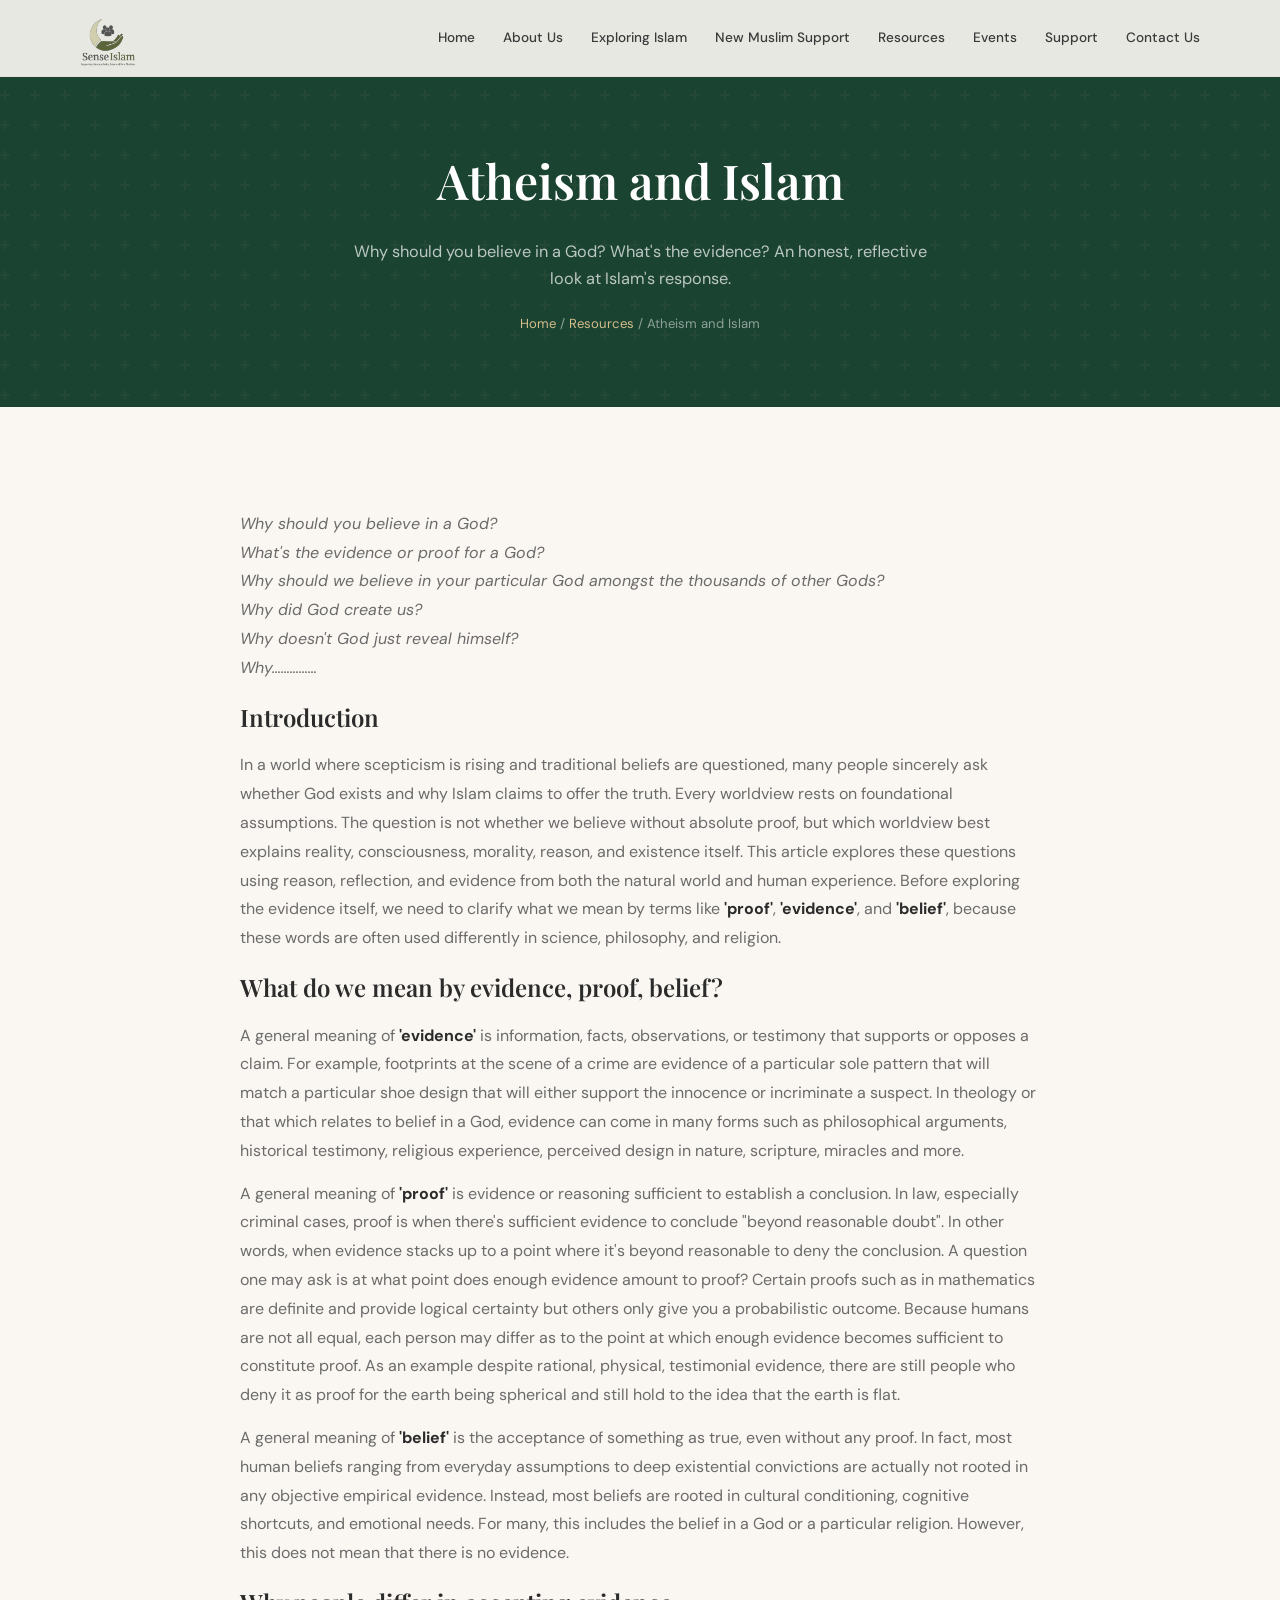
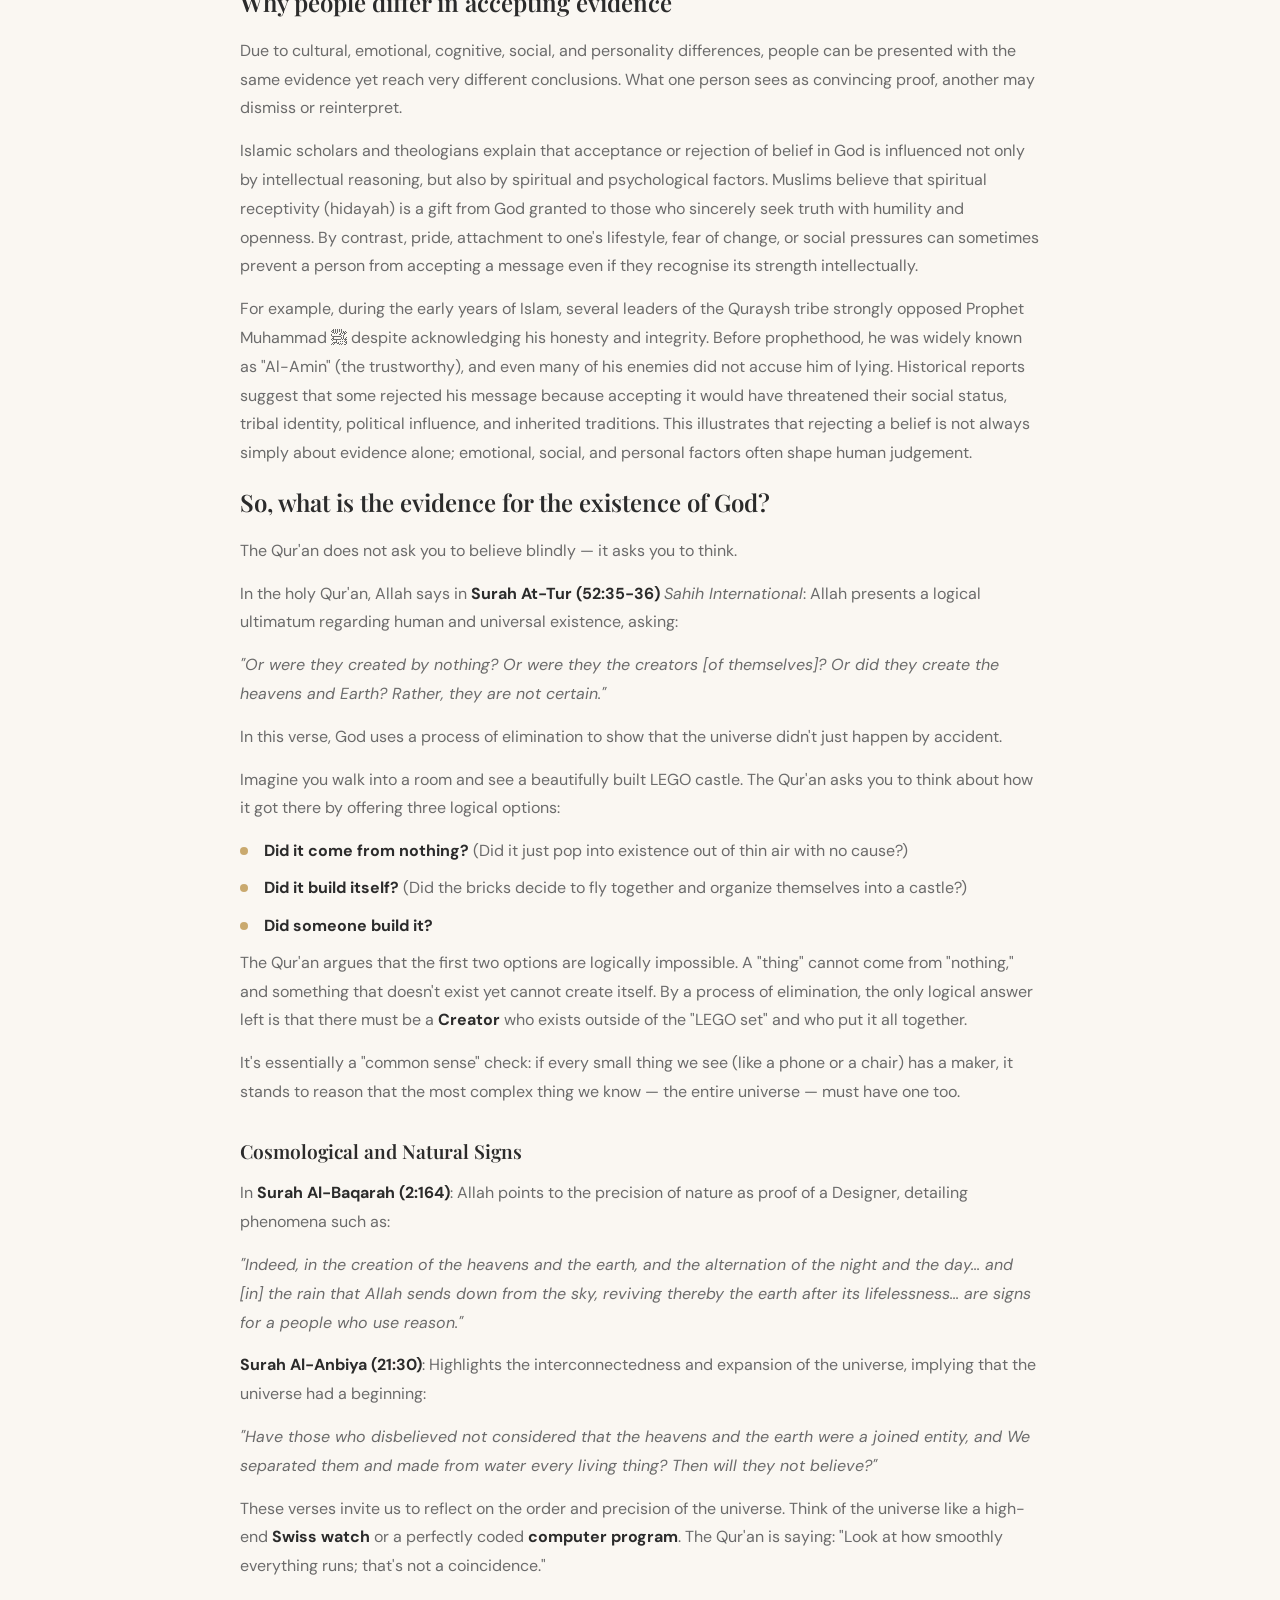
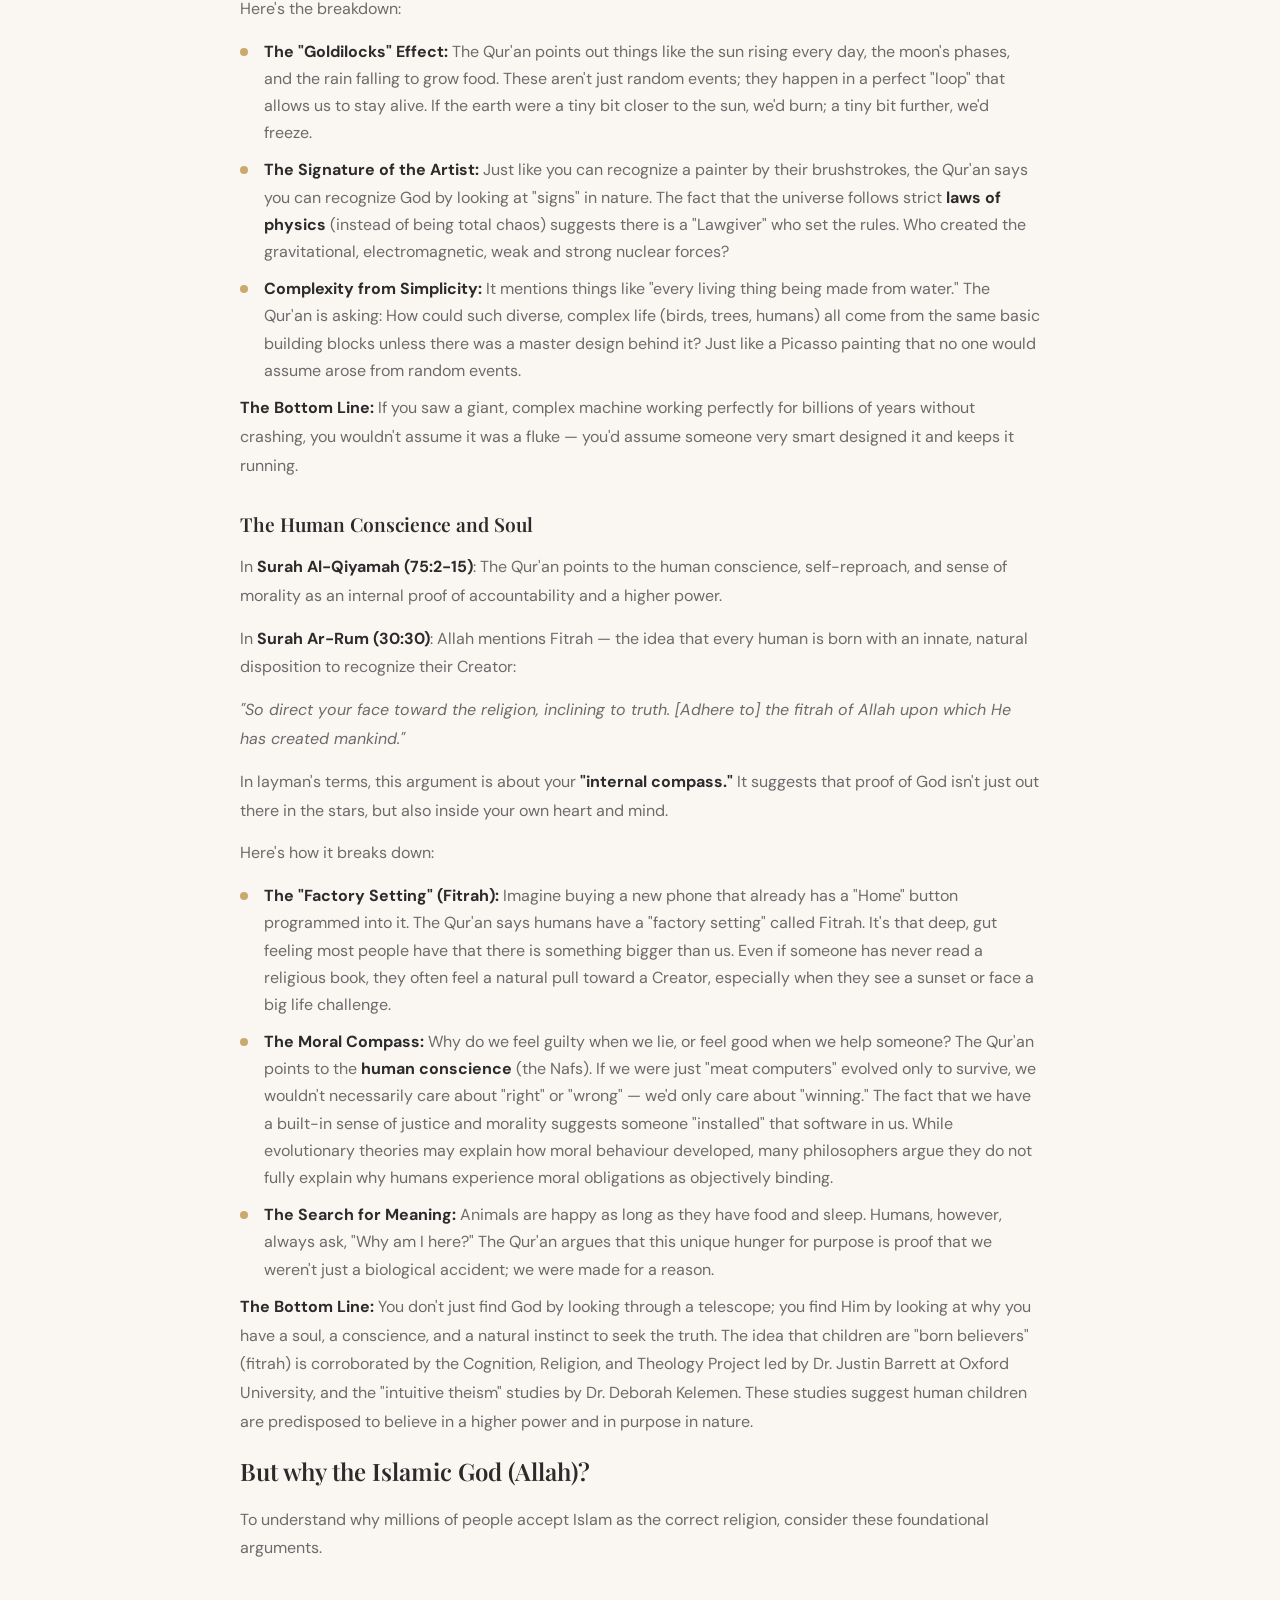
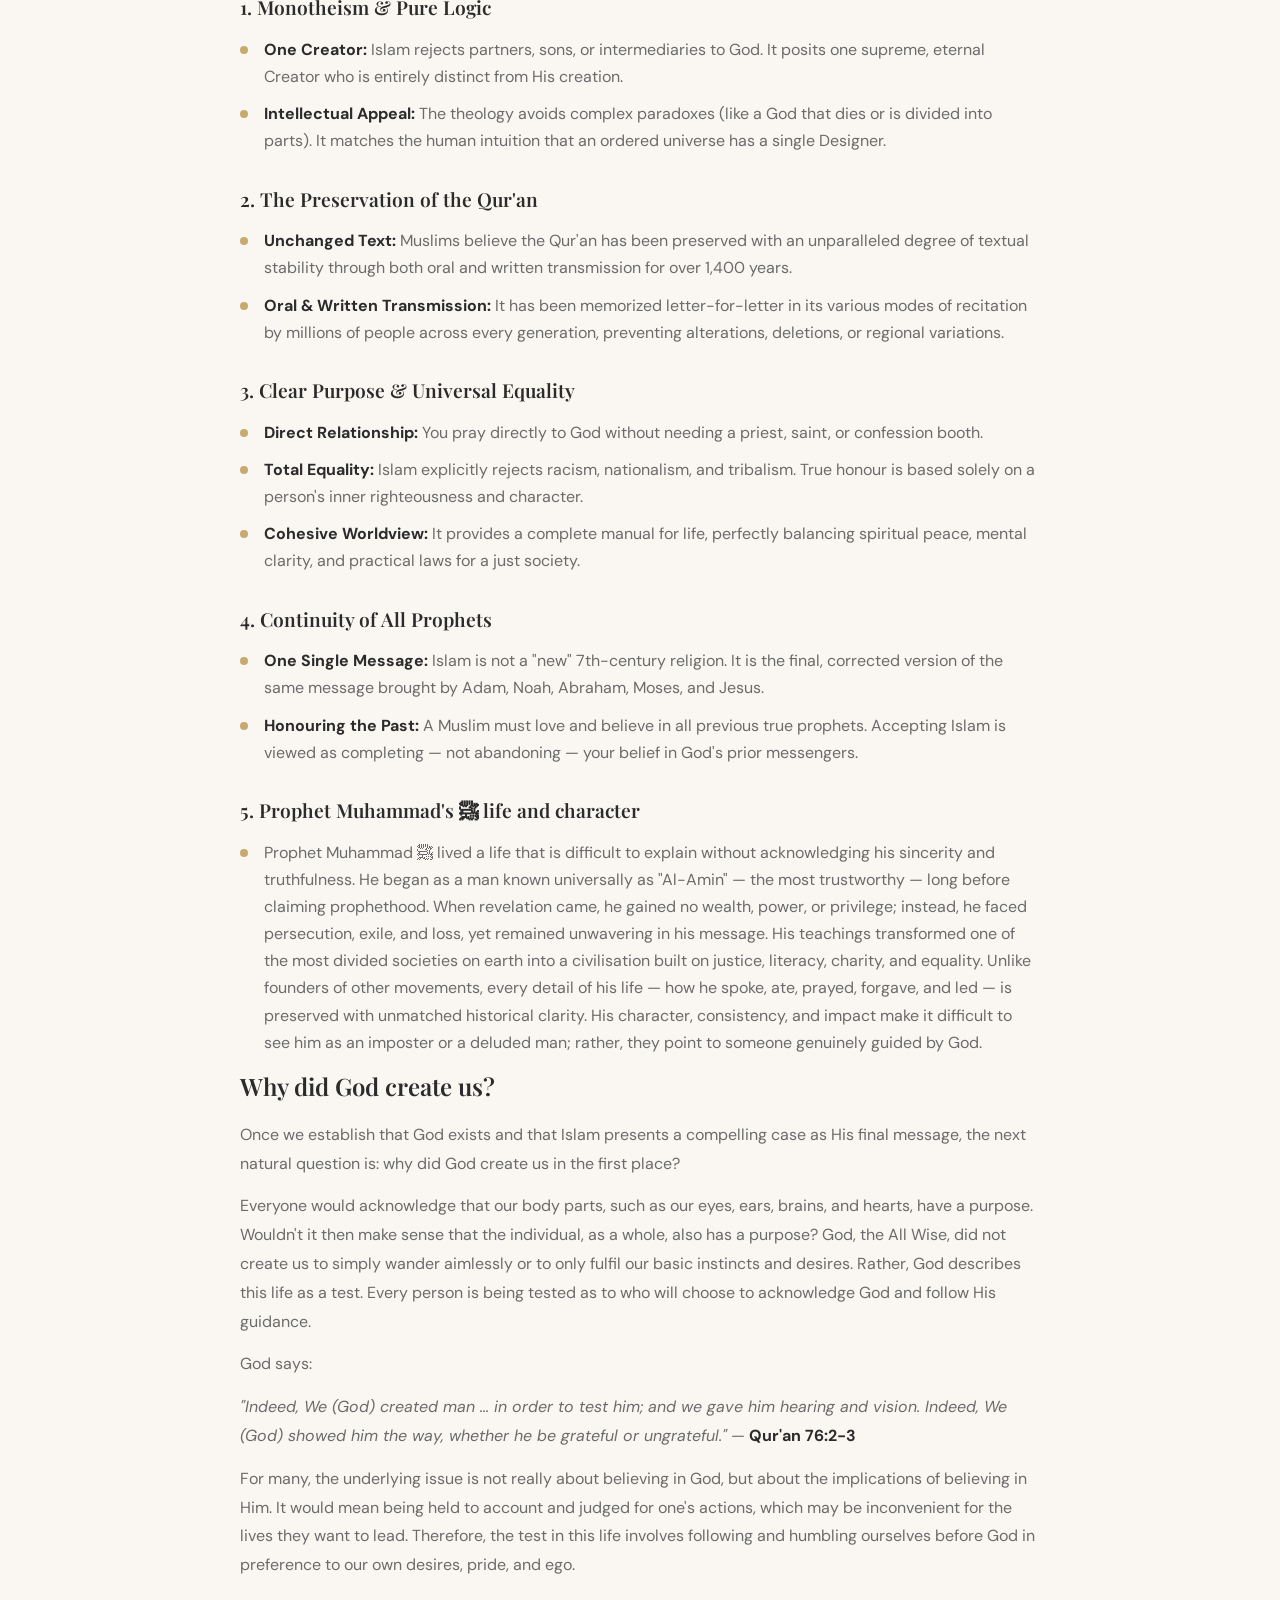
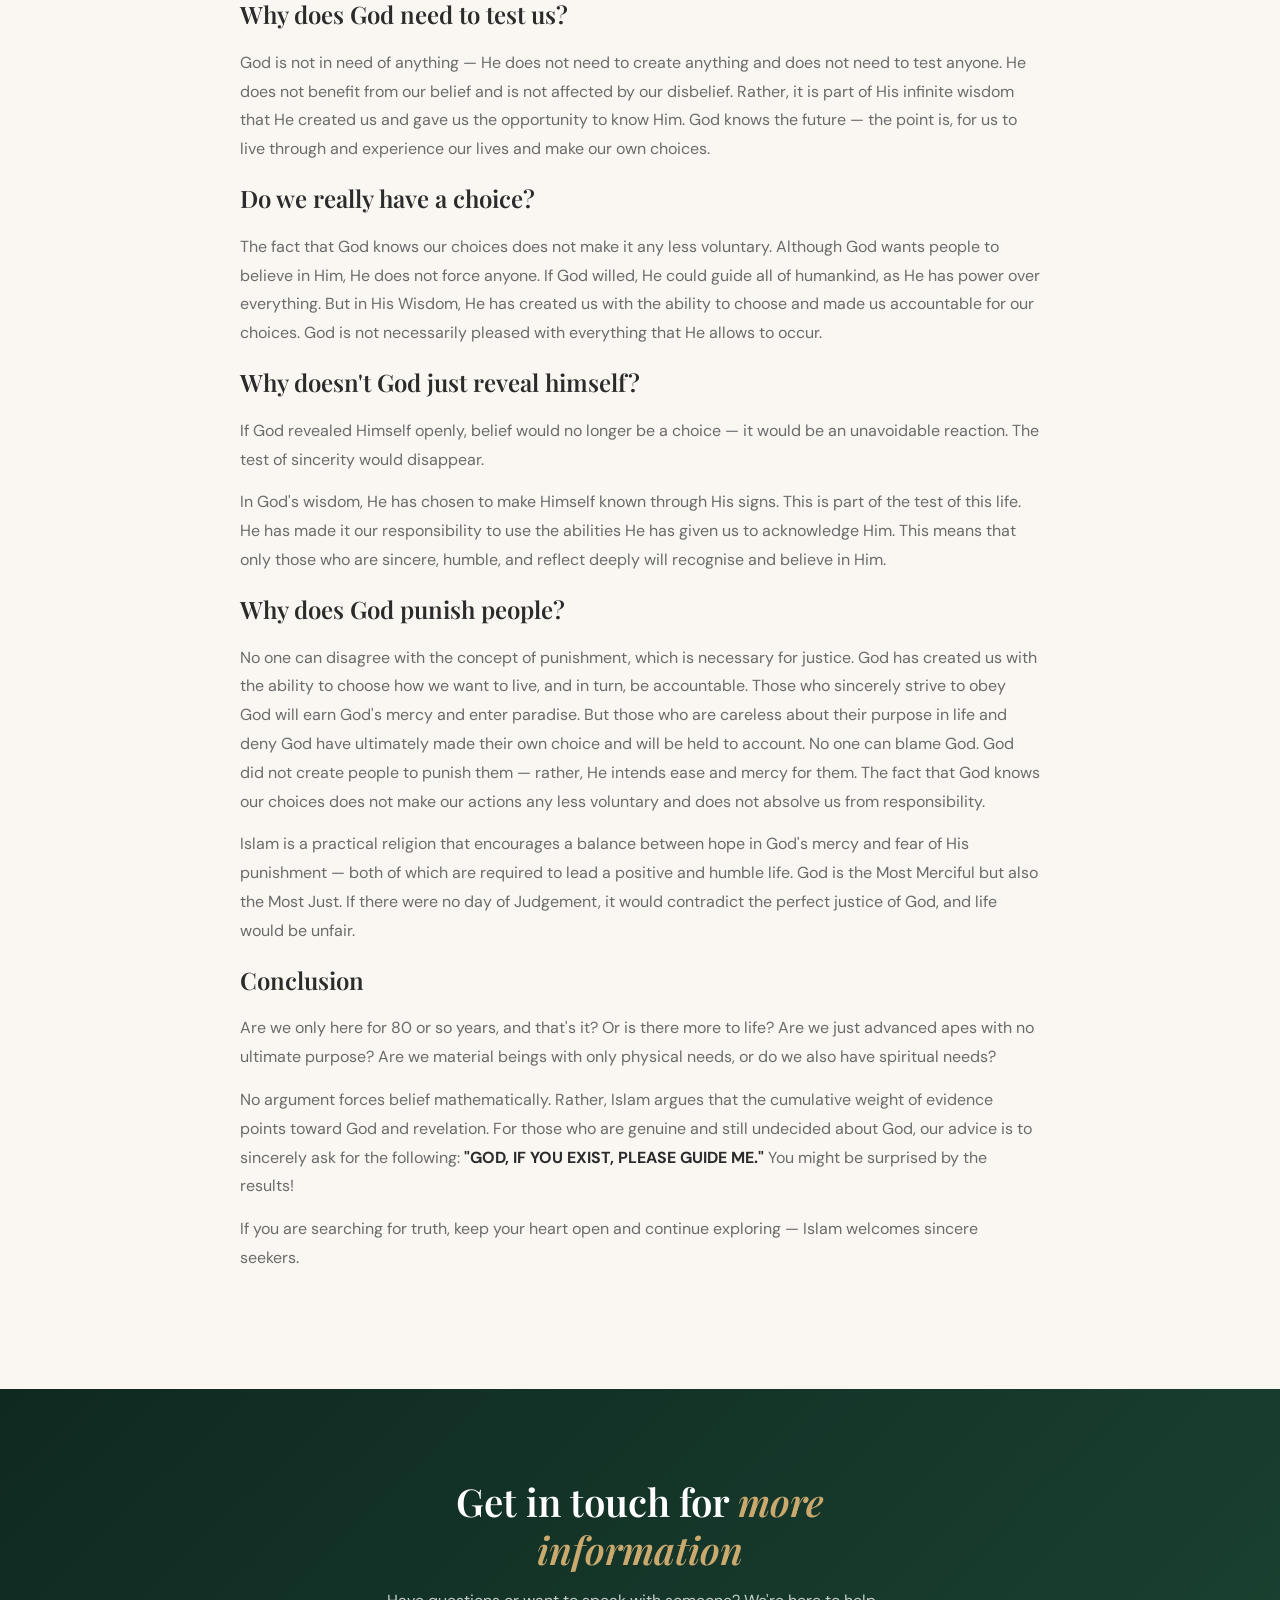
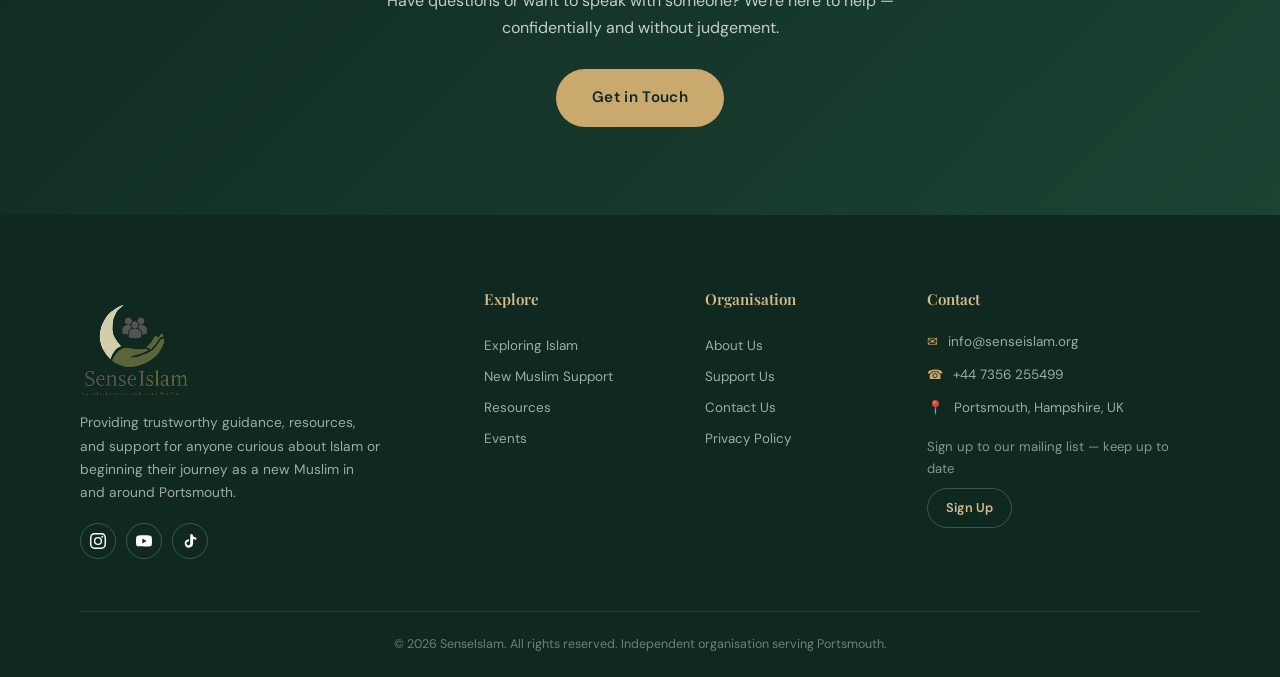
<file: atheism-and-islam.html>
<!DOCTYPE html>
<html lang="en">
<head>
<meta charset="UTF-8">
<meta name="viewport" content="width=device-width, initial-scale=1.0">
<title>Atheism and Islam — SenseIslam</title>
<link rel="stylesheet" href="css/style.css">
</head>
<body>
  <nav class="nav">
    <div class="nav__inner">
      <a href="index.html" class="nav__logo"><img src="img/senseislamlogo.svg" alt="SenseIslam" class="nav__logo-img"></a>
      <div class="nav__links">
        <a href="index.html" class="nav__link">Home</a>
        <a href="about.html" class="nav__link">About Us</a>
        <a href="exploring-islam.html" class="nav__link">Exploring Islam</a>
        <a href="new-muslim-support.html" class="nav__link">New Muslim Support</a>
        <a href="resources.html" class="nav__link">Resources</a>
        <a href="events.html" class="nav__link">Events</a>
        <a href="support.html" class="nav__link">Support</a>
        <a href="contact.html" class="nav__link">Contact Us</a>
      </div>
      <button class="nav__hamburger" aria-label="Menu"><span></span><span></span><span></span></button>
    </div>
  </nav>


  <section class="page-hero">
    <div class="page-hero__pattern"></div>
    <div class="container page-hero__content">
      <h1 class="page-hero__title">Atheism and Islam</h1>
      <p class="page-hero__sub">Why should you believe in a God? What's the evidence? An honest, reflective look at Islam's response.</p>
      <p class="page-hero__crumb"><a href="index.html">Home</a> / <a href="resources.html">Resources</a> / Atheism and Islam</p>
    </div>
  </section>

  <section class="section section--cream">
    <div class="container">
      <div class="prose">
        <p><em>Why should you believe in a God?<br>
        What's the evidence or proof for a God?<br>
        Why should we believe in your particular God amongst the thousands of other Gods?<br>
        Why did God create us?<br>
        Why doesn't God just reveal himself?<br>
        Why……………</em></p>

        <h2>Introduction</h2>
        <p>In a world where scepticism is rising and traditional beliefs are questioned, many people sincerely ask whether God exists and why Islam claims to offer the truth. Every worldview rests on foundational assumptions. The question is not whether we believe without absolute proof, but which worldview best explains reality, consciousness, morality, reason, and existence itself. This article explores these questions using reason, reflection, and evidence from both the natural world and human experience. Before exploring the evidence itself, we need to clarify what we mean by terms like <strong>'proof'</strong>, <strong>'evidence'</strong>, and <strong>'belief'</strong>, because these words are often used differently in science, philosophy, and religion.</p>

        <h2>What do we mean by evidence, proof, belief?</h2>
        <p>A general meaning of <strong>'evidence'</strong> is information, facts, observations, or testimony that supports or opposes a claim. For example, footprints at the scene of a crime are evidence of a particular sole pattern that will match a particular shoe design that will either support the innocence or incriminate a suspect. In theology or that which relates to belief in a God, evidence can come in many forms such as philosophical arguments, historical testimony, religious experience, perceived design in nature, scripture, miracles and more.</p>
        <p>A general meaning of <strong>'proof'</strong> is evidence or reasoning sufficient to establish a conclusion. In law, especially criminal cases, proof is when there's sufficient evidence to conclude "beyond reasonable doubt". In other words, when evidence stacks up to a point where it's beyond reasonable to deny the conclusion. A question one may ask is at what point does enough evidence amount to proof? Certain proofs such as in mathematics are definite and provide logical certainty but others only give you a probabilistic outcome. Because humans are not all equal, each person may differ as to the point at which enough evidence becomes sufficient to constitute proof. As an example despite rational, physical, testimonial evidence, there are still people who deny it as proof for the earth being spherical and still hold to the idea that the earth is flat.</p>
        <p>A general meaning of <strong>'belief'</strong> is the acceptance of something as true, even without any proof. In fact, most human beliefs ranging from everyday assumptions to deep existential convictions are actually not rooted in any objective empirical evidence. Instead, most beliefs are rooted in cultural conditioning, cognitive shortcuts, and emotional needs. For many, this includes the belief in a God or a particular religion. However, this does not mean that there is no evidence.</p>

        <h2>Why people differ in accepting evidence</h2>
        <p>Due to cultural, emotional, cognitive, social, and personality differences, people can be presented with the same evidence yet reach very different conclusions. What one person sees as convincing proof, another may dismiss or reinterpret.</p>
        <p>Islamic scholars and theologians explain that acceptance or rejection of belief in God is influenced not only by intellectual reasoning, but also by spiritual and psychological factors. Muslims believe that spiritual receptivity (hidayah) is a gift from God granted to those who sincerely seek truth with humility and openness. By contrast, pride, attachment to one's lifestyle, fear of change, or social pressures can sometimes prevent a person from accepting a message even if they recognise its strength intellectually.</p>
        <p>For example, during the early years of Islam, several leaders of the Quraysh tribe strongly opposed Prophet Muhammad ﷺ despite acknowledging his honesty and integrity. Before prophethood, he was widely known as "Al-Amin" (the trustworthy), and even many of his enemies did not accuse him of lying. Historical reports suggest that some rejected his message because accepting it would have threatened their social status, tribal identity, political influence, and inherited traditions. This illustrates that rejecting a belief is not always simply about evidence alone; emotional, social, and personal factors often shape human judgement.</p>

        <h2>So, what is the evidence for the existence of God?</h2>
        <p>The Qur'an does not ask you to believe blindly — it asks you to think.</p>
        <p>In the holy Qur'an, Allah says in <strong>Surah At-Tur (52:35-36)</strong> <em>Sahih International</em>: Allah presents a logical ultimatum regarding human and universal existence, asking:</p>
        <p><em>"Or were they created by nothing? Or were they the creators [of themselves]? Or did they create the heavens and Earth? Rather, they are not certain."</em></p>
        <p>In this verse, God uses a process of elimination to show that the universe didn't just happen by accident.</p>
        <p>Imagine you walk into a room and see a beautifully built LEGO castle. The Qur'an asks you to think about how it got there by offering three logical options:</p>
        <ul>
          <li><strong>Did it come from nothing?</strong> (Did it just pop into existence out of thin air with no cause?)</li>
          <li><strong>Did it build itself?</strong> (Did the bricks decide to fly together and organize themselves into a castle?)</li>
          <li><strong>Did someone build it?</strong></li>
        </ul>
        <p>The Qur'an argues that the first two options are logically impossible. A "thing" cannot come from "nothing," and something that doesn't exist yet cannot create itself. By a process of elimination, the only logical answer left is that there must be a <strong>Creator</strong> who exists outside of the "LEGO set" and who put it all together.</p>
        <p>It's essentially a "common sense" check: if every small thing we see (like a phone or a chair) has a maker, it stands to reason that the most complex thing we know — the entire universe — must have one too.</p>

        <h3>Cosmological and Natural Signs</h3>
        <p>In <strong>Surah Al-Baqarah (2:164)</strong>: Allah points to the precision of nature as proof of a Designer, detailing phenomena such as:</p>
        <p><em>"Indeed, in the creation of the heavens and the earth, and the alternation of the night and the day... and [in] the rain that Allah sends down from the sky, reviving thereby the earth after its lifelessness... are signs for a people who use reason."</em></p>
        <p><strong>Surah Al-Anbiya (21:30)</strong>: Highlights the interconnectedness and expansion of the universe, implying that the universe had a beginning:</p>
        <p><em>"Have those who disbelieved not considered that the heavens and the earth were a joined entity, and We separated them and made from water every living thing? Then will they not believe?"</em></p>
        <p>These verses invite us to reflect on the order and precision of the universe. Think of the universe like a high-end <strong>Swiss watch</strong> or a perfectly coded <strong>computer program</strong>. The Qur'an is saying: "Look at how smoothly everything runs; that's not a coincidence."</p>
        <p>Here's the breakdown:</p>
        <ul>
          <li><strong>The "Goldilocks" Effect:</strong> The Qur'an points out things like the sun rising every day, the moon's phases, and the rain falling to grow food. These aren't just random events; they happen in a perfect "loop" that allows us to stay alive. If the earth were a tiny bit closer to the sun, we'd burn; a tiny bit further, we'd freeze.</li>
          <li><strong>The Signature of the Artist:</strong> Just like you can recognize a painter by their brushstrokes, the Qur'an says you can recognize God by looking at "signs" in nature. The fact that the universe follows strict <strong>laws of physics</strong> (instead of being total chaos) suggests there is a "Lawgiver" who set the rules. Who created the gravitational, electromagnetic, weak and strong nuclear forces?</li>
          <li><strong>Complexity from Simplicity:</strong> It mentions things like "every living thing being made from water." The Qur'an is asking: How could such diverse, complex life (birds, trees, humans) all come from the same basic building blocks unless there was a master design behind it? Just like a Picasso painting that no one would assume arose from random events.</li>
        </ul>
        <p><strong>The Bottom Line:</strong> If you saw a giant, complex machine working perfectly for billions of years without crashing, you wouldn't assume it was a fluke — you'd assume someone very smart designed it and keeps it running.</p>

        <h3>The Human Conscience and Soul</h3>
        <p>In <strong>Surah Al-Qiyamah (75:2-15)</strong>: The Qur'an points to the human conscience, self-reproach, and sense of morality as an internal proof of accountability and a higher power.</p>
        <p>In <strong>Surah Ar-Rum (30:30)</strong>: Allah mentions Fitrah — the idea that every human is born with an innate, natural disposition to recognize their Creator:</p>
        <p><em>"So direct your face toward the religion, inclining to truth. [Adhere to] the fitrah of Allah upon which He has created mankind."</em></p>
        <p>In layman's terms, this argument is about your <strong>"internal compass."</strong> It suggests that proof of God isn't just out there in the stars, but also inside your own heart and mind.</p>
        <p>Here's how it breaks down:</p>
        <ul>
          <li><strong>The "Factory Setting" (Fitrah):</strong> Imagine buying a new phone that already has a "Home" button programmed into it. The Qur'an says humans have a "factory setting" called Fitrah. It's that deep, gut feeling most people have that there is something bigger than us. Even if someone has never read a religious book, they often feel a natural pull toward a Creator, especially when they see a sunset or face a big life challenge.</li>
          <li><strong>The Moral Compass:</strong> Why do we feel guilty when we lie, or feel good when we help someone? The Qur'an points to the <strong>human conscience</strong> (the Nafs). If we were just "meat computers" evolved only to survive, we wouldn't necessarily care about "right" or "wrong" — we'd only care about "winning." The fact that we have a built-in sense of justice and morality suggests someone "installed" that software in us. While evolutionary theories may explain how moral behaviour developed, many philosophers argue they do not fully explain why humans experience moral obligations as objectively binding.</li>
          <li><strong>The Search for Meaning:</strong> Animals are happy as long as they have food and sleep. Humans, however, always ask, "Why am I here?" The Qur'an argues that this unique hunger for purpose is proof that we weren't just a biological accident; we were made for a reason.</li>
        </ul>
        <p><strong>The Bottom Line:</strong> You don't just find God by looking through a telescope; you find Him by looking at why you have a soul, a conscience, and a natural instinct to seek the truth. The idea that children are "born believers" (fitrah) is corroborated by the Cognition, Religion, and Theology Project led by Dr. Justin Barrett at Oxford University, and the "intuitive theism" studies by Dr. Deborah Kelemen. These studies suggest human children are predisposed to believe in a higher power and in purpose in nature.</p>

        <h2>But why the Islamic God (Allah)?</h2>
        <p>To understand why millions of people accept Islam as the correct religion, consider these foundational arguments.</p>

        <h3>1. Monotheism &amp; Pure Logic</h3>
        <ul>
          <li><strong>One Creator:</strong> Islam rejects partners, sons, or intermediaries to God. It posits one supreme, eternal Creator who is entirely distinct from His creation.</li>
          <li><strong>Intellectual Appeal:</strong> The theology avoids complex paradoxes (like a God that dies or is divided into parts). It matches the human intuition that an ordered universe has a single Designer.</li>
        </ul>

        <h3>2. The Preservation of the Qur'an</h3>
        <ul>
          <li><strong>Unchanged Text:</strong> Muslims believe the Qur'an has been preserved with an unparalleled degree of textual stability through both oral and written transmission for over 1,400 years.</li>
          <li><strong>Oral &amp; Written Transmission:</strong> It has been memorized letter-for-letter in its various modes of recitation by millions of people across every generation, preventing alterations, deletions, or regional variations.</li>
        </ul>

        <h3>3. Clear Purpose &amp; Universal Equality</h3>
        <ul>
          <li><strong>Direct Relationship:</strong> You pray directly to God without needing a priest, saint, or confession booth.</li>
          <li><strong>Total Equality:</strong> Islam explicitly rejects racism, nationalism, and tribalism. True honour is based solely on a person's inner righteousness and character.</li>
          <li><strong>Cohesive Worldview:</strong> It provides a complete manual for life, perfectly balancing spiritual peace, mental clarity, and practical laws for a just society.</li>
        </ul>

        <h3>4. Continuity of All Prophets</h3>
        <ul>
          <li><strong>One Single Message:</strong> Islam is not a "new" 7th-century religion. It is the final, corrected version of the same message brought by Adam, Noah, Abraham, Moses, and Jesus.</li>
          <li><strong>Honouring the Past:</strong> A Muslim must love and believe in all previous true prophets. Accepting Islam is viewed as completing — not abandoning — your belief in God's prior messengers.</li>
        </ul>

        <h3>5. Prophet Muhammad's ﷺ life and character</h3>
        <ul>
          <li>Prophet Muhammad ﷺ lived a life that is difficult to explain without acknowledging his sincerity and truthfulness. He began as a man known universally as "Al-Amin" — the most trustworthy — long before claiming prophethood. When revelation came, he gained no wealth, power, or privilege; instead, he faced persecution, exile, and loss, yet remained unwavering in his message. His teachings transformed one of the most divided societies on earth into a civilisation built on justice, literacy, charity, and equality. Unlike founders of other movements, every detail of his life — how he spoke, ate, prayed, forgave, and led — is preserved with unmatched historical clarity. His character, consistency, and impact make it difficult to see him as an imposter or a deluded man; rather, they point to someone genuinely guided by God.</li>
        </ul>

        <h2>Why did God create us?</h2>
        <p>Once we establish that God exists and that Islam presents a compelling case as His final message, the next natural question is: why did God create us in the first place?</p>
        <p>Everyone would acknowledge that our body parts, such as our eyes, ears, brains, and hearts, have a purpose. Wouldn't it then make sense that the individual, as a whole, also has a purpose? God, the All Wise, did not create us to simply wander aimlessly or to only fulfil our basic instincts and desires. Rather, God describes this life as a test. Every person is being tested as to who will choose to acknowledge God and follow His guidance.</p>
        <p>God says:</p>
        <p><em>"Indeed, We (God) created man ... in order to test him; and we gave him hearing and vision. Indeed, We (God) showed him the way, whether he be grateful or ungrateful."</em> — <strong>Qur'an 76:2-3</strong></p>
        <p>For many, the underlying issue is not really about believing in God, but about the implications of believing in Him. It would mean being held to account and judged for one's actions, which may be inconvenient for the lives they want to lead. Therefore, the test in this life involves following and humbling ourselves before God in preference to our own desires, pride, and ego.</p>

        <h2>Why does God need to test us?</h2>
        <p>God is not in need of anything — He does not need to create anything and does not need to test anyone. He does not benefit from our belief and is not affected by our disbelief. Rather, it is part of His infinite wisdom that He created us and gave us the opportunity to know Him. God knows the future — the point is, for us to live through and experience our lives and make our own choices.</p>

        <h2>Do we really have a choice?</h2>
        <p>The fact that God knows our choices does not make it any less voluntary. Although God wants people to believe in Him, He does not force anyone. If God willed, He could guide all of humankind, as He has power over everything. But in His Wisdom, He has created us with the ability to choose and made us accountable for our choices. God is not necessarily pleased with everything that He allows to occur.</p>

        <h2>Why doesn't God just reveal himself?</h2>
        <p>If God revealed Himself openly, belief would no longer be a choice — it would be an unavoidable reaction. The test of sincerity would disappear.</p>
        <p>In God's wisdom, He has chosen to make Himself known through His signs. This is part of the test of this life. He has made it our responsibility to use the abilities He has given us to acknowledge Him. This means that only those who are sincere, humble, and reflect deeply will recognise and believe in Him.</p>

        <h2>Why does God punish people?</h2>
        <p>No one can disagree with the concept of punishment, which is necessary for justice. God has created us with the ability to choose how we want to live, and in turn, be accountable. Those who sincerely strive to obey God will earn God's mercy and enter paradise. But those who are careless about their purpose in life and deny God have ultimately made their own choice and will be held to account. No one can blame God. God did not create people to punish them — rather, He intends ease and mercy for them. The fact that God knows our choices does not make our actions any less voluntary and does not absolve us from responsibility.</p>
        <p>Islam is a practical religion that encourages a balance between hope in God's mercy and fear of His punishment — both of which are required to lead a positive and humble life. God is the Most Merciful but also the Most Just. If there were no day of Judgement, it would contradict the perfect justice of God, and life would be unfair.</p>

        <h2>Conclusion</h2>
        <p>Are we only here for 80 or so years, and that's it? Or is there more to life? Are we just advanced apes with no ultimate purpose? Are we material beings with only physical needs, or do we also have spiritual needs?</p>
        <p>No argument forces belief mathematically. Rather, Islam argues that the cumulative weight of evidence points toward God and revelation. For those who are genuine and still undecided about God, our advice is to sincerely ask for the following: <strong>"GOD, IF YOU EXIST, PLEASE GUIDE ME."</strong> You might be surprised by the results!</p>
        <p>If you are searching for truth, keep your heart open and continue exploring — Islam welcomes sincere seekers.</p>
      </div>
    </div>
  </section>

  <section class="cta">
    <div class="cta__inner">
      <h2>Get in touch for <em>more information</em></h2>
      <p>Have questions or want to speak with someone? We're here to help — confidentially and without judgement.</p>
      <a href="contact.html" class="btn btn--gold btn--lg">Get in Touch</a>
    </div>
  </section>

  <footer class="footer">
    <div class="container">
      <div class="footer__grid">
        <div class="footer__brand">
          <a href="index.html" class="footer__logo"><img src="img/senseislamlogo.svg" alt="SenseIslam" class="footer__logo-img"></a>
          <p>Providing trustworthy guidance, resources, and support for anyone curious about Islam or beginning their journey as a new Muslim in and around Portsmouth.</p>
          <div class="footer__social"><a href="https://www.instagram.com/senseislamuk/" target="_blank" rel="noopener" aria-label="Instagram"><svg viewBox="0 0 24 24" aria-hidden="true"><path d="M12 2.163c3.204 0 3.584.012 4.85.07 3.252.148 4.771 1.691 4.919 4.919.058 1.265.069 1.645.069 4.849 0 3.205-.012 3.584-.069 4.849-.149 3.225-1.664 4.771-4.919 4.919-1.266.058-1.644.07-4.85.07-3.204 0-3.584-.012-4.849-.07-3.26-.149-4.771-1.699-4.919-4.92-.058-1.265-.07-1.644-.07-4.849 0-3.204.013-3.583.07-4.849.149-3.227 1.664-4.771 4.919-4.919 1.266-.057 1.645-.069 4.849-.069zM12 0C8.741 0 8.333.014 7.053.072 2.695.272.273 2.69.073 7.052.014 8.333 0 8.741 0 12c0 3.259.014 3.668.072 4.948.2 4.358 2.618 6.78 6.98 6.98C8.333 23.986 8.741 24 12 24c3.259 0 3.668-.014 4.948-.072 4.354-.2 6.782-2.618 6.979-6.98.059-1.28.073-1.689.073-4.948 0-3.259-.014-3.667-.072-4.947-.196-4.354-2.617-6.78-6.979-6.98C15.668.014 15.259 0 12 0zm0 5.838a6.162 6.162 0 100 12.324 6.162 6.162 0 000-12.324zM12 16a4 4 0 110-8 4 4 0 010 8zm6.406-11.845a1.44 1.44 0 100 2.881 1.44 1.44 0 000-2.881z"/></svg></a><a href="https://www.youtube.com/channel/UCkntJel1RPMRCAecpmUwdyQ" target="_blank" rel="noopener" aria-label="YouTube"><svg viewBox="0 0 24 24" aria-hidden="true"><path d="M23.498 6.186a3.016 3.016 0 0 0-2.122-2.136C19.505 3.545 12 3.545 12 3.545s-7.505 0-9.377.505A3.017 3.017 0 0 0 .502 6.186C0 8.07 0 12 0 12s0 3.93.502 5.814a3.016 3.016 0 0 0 2.122 2.136c1.871.505 9.376.505 9.376.505s7.505 0 9.377-.505a3.015 3.015 0 0 0 2.122-2.136C24 15.93 24 12 24 12s0-3.93-.502-5.814zM9.545 15.568V8.432L15.818 12l-6.273 3.568z"/></svg></a><a href="https://www.tiktok.com/@senseislamuk" target="_blank" rel="noopener" aria-label="TikTok"><svg viewBox="0 0 24 24" aria-hidden="true"><path d="M19.59 6.69a4.83 4.83 0 0 1-3.77-4.25V2h-3.45v13.67a2.89 2.89 0 0 1-5.2 1.74 2.89 2.89 0 0 1 2.31-4.64 2.93 2.93 0 0 1 .88.13V9.4a6.84 6.84 0 0 0-1-.05A6.33 6.33 0 0 0 5.8 20.1a6.34 6.34 0 0 0 10.86-4.43v-7a8.16 8.16 0 0 0 4.77 1.52v-3.4a4.85 4.85 0 0 1-1.84-.1z"/></svg></a></div>
        </div>
        <div>
          <h4 class="footer__heading">Explore</h4>
          <div class="footer__links">
            <a href="exploring-islam.html">Exploring Islam</a>
            <a href="new-muslim-support.html">New Muslim Support</a>
            <a href="resources.html">Resources</a>
            <a href="events.html">Events</a>
          </div>
        </div>
        <div>
          <h4 class="footer__heading">Organisation</h4>
          <div class="footer__links">
            <a href="about.html">About Us</a>
            <a href="support.html">Support Us</a>
            <a href="contact.html">Contact Us</a>
            <a href="privacy.html">Privacy Policy</a>
          </div>
        </div>
        <div>
          <h4 class="footer__heading">Contact</h4>
          <div class="footer__contact-item"><span>✉</span> info@senseislam.org</div>
          <div class="footer__contact-item"><span>☎</span> <a href="tel:+447356255499" style="color:inherit">+44 7356 255499</a></div>
          <div class="footer__contact-item"><span>📍</span> Portsmouth, Hampshire, UK</div>
          <p style="margin-top:16px;font-size:.82rem;color:rgba(255,255,255,.5)">Sign up to our mailing list — keep up to date</p>
          <a href="contact.html" style="display:inline-block;margin-top:8px;padding:8px 18px;border:1px solid rgba(255,255,255,.2);border-radius:100px;font-size:.8rem;font-weight:600;color:var(--gold-light)">Sign Up</a>
        </div>
      </div>
      <div class="footer__bottom">&copy; 2026 SenseIslam. All rights reserved. Independent organisation serving Portsmouth.</div>
    </div>
  </footer>
  <script src="js/main.js"></script>
</body>
</html>
</file>
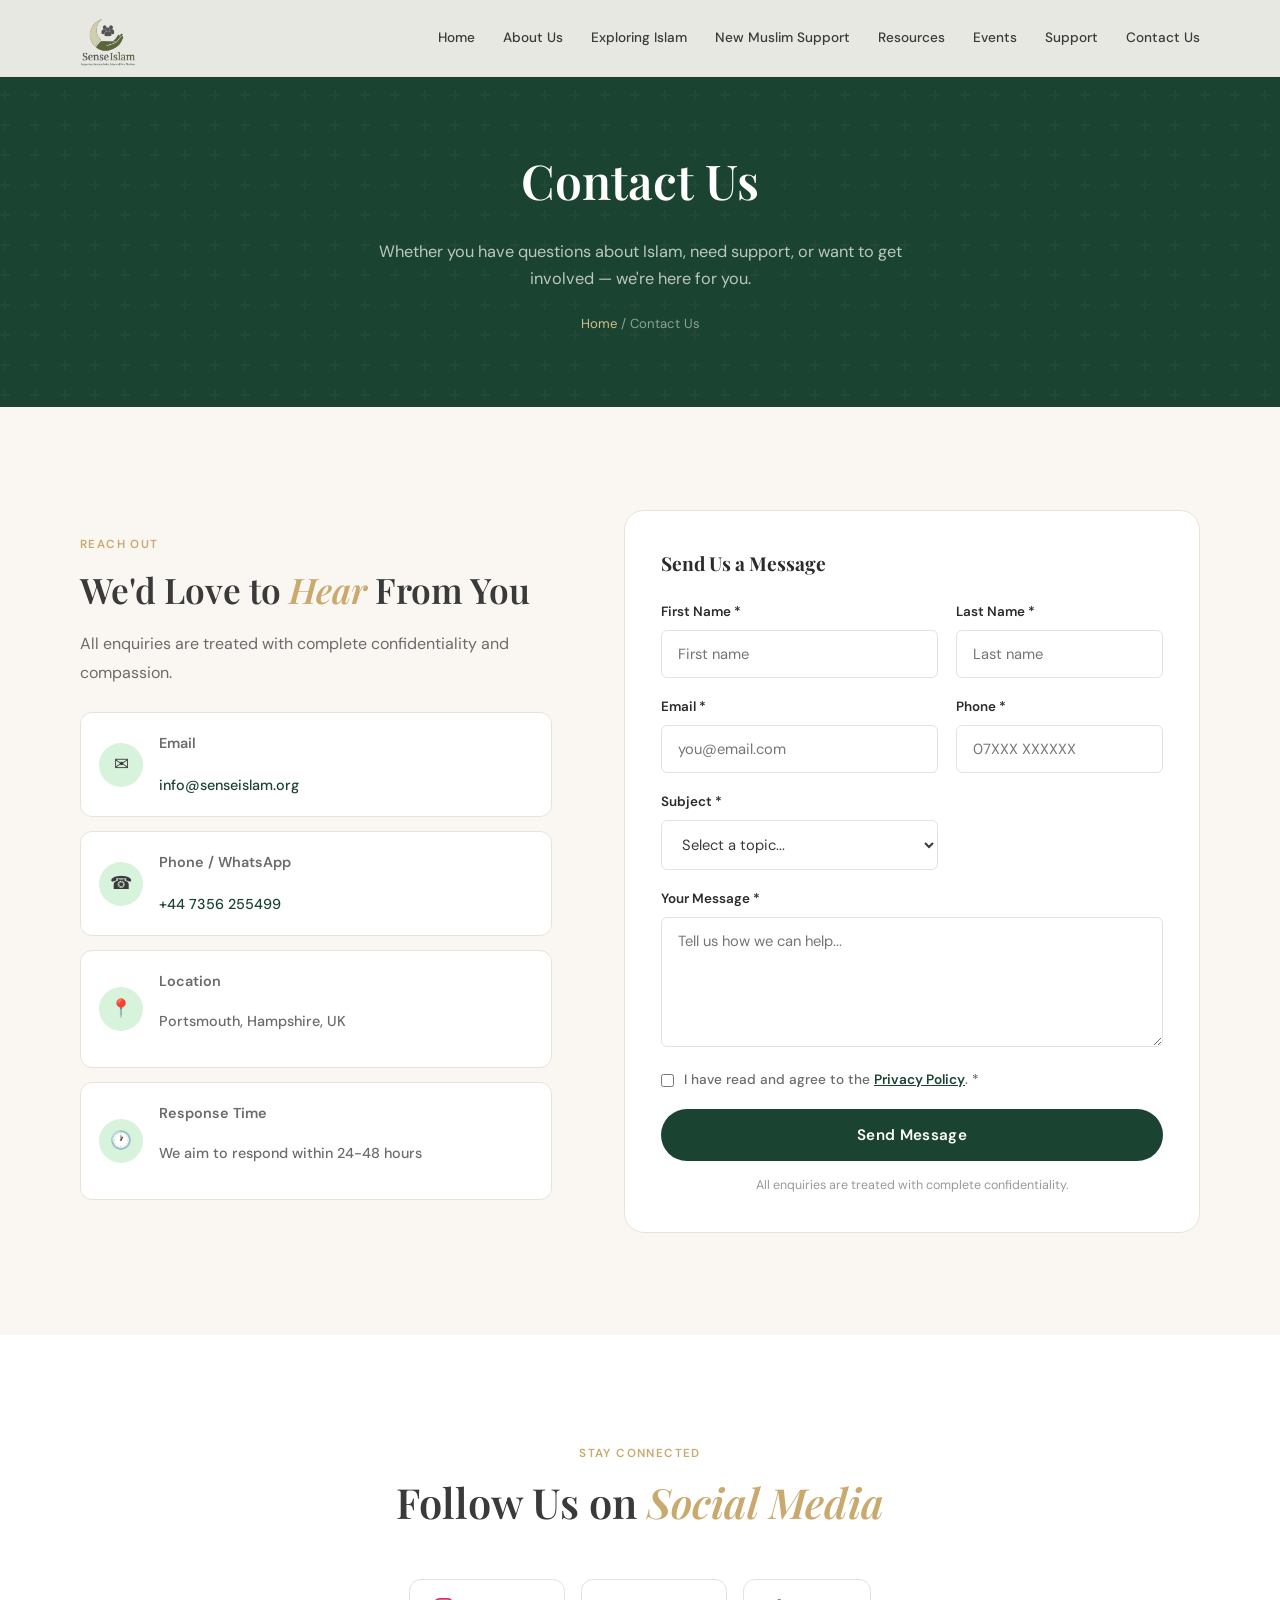
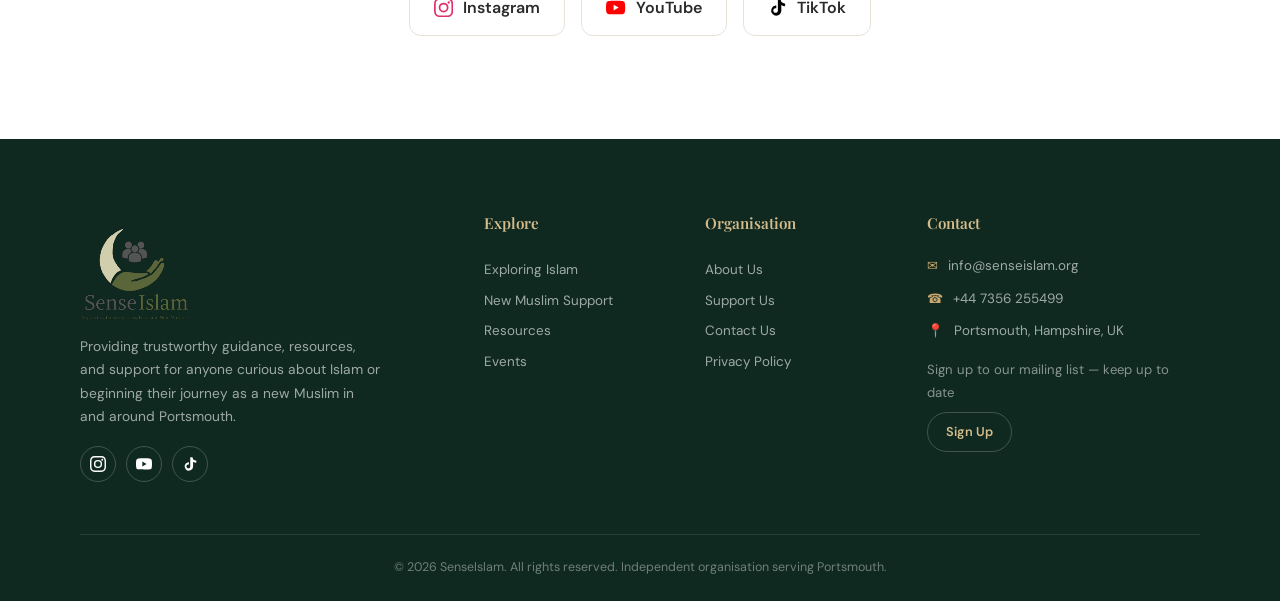
<file: contact.html>
<!DOCTYPE html>
<html lang="en">
<head>
<meta charset="UTF-8">
<meta name="viewport" content="width=device-width, initial-scale=1.0">
<title>Contact Us — SenseIslam</title>
<link rel="stylesheet" href="css/style.css">
</head>
<body>
  <nav class="nav">
    <div class="nav__inner">
      <a href="index.html" class="nav__logo"><img src="img/senseislamlogo.svg" alt="SenseIslam" class="nav__logo-img"></a>
      <div class="nav__links">
        <a href="index.html" class="nav__link">Home</a>
        <a href="about.html" class="nav__link">About Us</a>
        <a href="exploring-islam.html" class="nav__link">Exploring Islam</a>
        <a href="new-muslim-support.html" class="nav__link">New Muslim Support</a>
        <a href="resources.html" class="nav__link">Resources</a>
        <a href="events.html" class="nav__link">Events</a>
        <a href="support.html" class="nav__link">Support</a>
        <a href="contact.html" class="nav__link">Contact Us</a>
      </div>
      <button class="nav__hamburger" aria-label="Menu"><span></span><span></span><span></span></button>
    </div>
  </nav>


  <section class="page-hero">
    <div class="page-hero__pattern"></div>
    <div class="container page-hero__content">
      <h1 class="page-hero__title">Contact Us</h1>
      <p class="page-hero__sub">Whether you have questions about Islam, need support, or want to get involved — we're here for you.</p>
      <p class="page-hero__crumb"><a href="index.html">Home</a> / Contact Us</p>
    </div>
  </section>

  <section class="section section--cream">
    <div class="container">
      <div class="split fade-up">
        <div class="split__content">
          <span class="section__label">Reach Out</span>
          <h2>We'd Love to <em>Hear</em> From You</h2>
          <p>All enquiries are treated with complete confidentiality and compassion.</p>
          <div style="margin-top:24px">
            <div class="contact-card"><div class="contact-card__icon">✉</div><div><p class="contact-card__label">Email</p><a href="mailto:info@senseislam.org" class="contact-card__value">info@senseislam.org</a></div></div>
            <div class="contact-card"><div class="contact-card__icon">☎</div><div><p class="contact-card__label">Phone / WhatsApp</p><a href="tel:+447356255499" class="contact-card__value">+44 7356 255499</a></div></div>
            <div class="contact-card"><div class="contact-card__icon">📍</div><div><p class="contact-card__label">Location</p><p class="contact-card__value" style="color:var(--text-light)">Portsmouth, Hampshire, UK</p></div></div>
            <div class="contact-card"><div class="contact-card__icon">🕐</div><div><p class="contact-card__label">Response Time</p><p class="contact-card__value" style="color:var(--text-light)">We aim to respond within 24-48 hours</p></div></div>
          </div>
        </div>
        <div>
          <div style="background:var(--white);border-radius:var(--r-lg);padding:36px;border:1px solid var(--border)">
            <h3 style="font-family:var(--font-display);font-size:1.2rem;margin-bottom:22px;color:var(--charcoal)">Send Us a Message</h3>
            <form id="contact-form" name="contact" method="POST" data-netlify="true" data-netlify-honeypot="bot-field" action="/contact.html?sent=1" autocomplete="on">
              <input type="hidden" name="form-name" value="contact">
              <p style="display:none"><label>Don't fill this out if you're human: <input name="bot-field" autocomplete="off"></label></p>
              <div class="form-grid">
                <div class="form-group"><label for="firstname">First Name *</label><input type="text" id="firstname" name="firstname" autocomplete="given-name" required placeholder="First name"></div>
                <div class="form-group"><label for="lastname">Last Name *</label><input type="text" id="lastname" name="lastname" autocomplete="family-name" required placeholder="Last name"></div>
                <div class="form-group"><label for="email">Email *</label><input type="email" id="email" name="email" autocomplete="email" inputmode="email" required placeholder="you@email.com"></div>
                <div class="form-group"><label for="phone">Phone *</label><input type="tel" id="phone" name="phone" autocomplete="tel" inputmode="tel" required placeholder="07XXX XXXXXX"></div>
                <div class="form-group"><label for="subject">Subject *</label><select id="subject" name="subject" autocomplete="off" required><option value="">Select a topic...</option><option>I'm exploring Islam</option><option>I'm a new Muslim seeking support</option><option>I'd like to take my Shahadah</option><option>I have a question about Islam</option><option>I'm a Muslim with doubts</option><option>I'd like to volunteer</option><option>Donation enquiry</option><option>Request materials</option><option>Join Mailing List</option><option>Other</option></select></div>
                <div class="form-group full-span"><label for="msg">Your Message *</label><textarea id="msg" name="message" autocomplete="off" required placeholder="Tell us how we can help..."></textarea></div>
                <div class="full-span" style="display:flex;align-items:flex-start;gap:10px;margin-top:4px">
                  <input type="checkbox" id="privacy-consent" name="privacy-consent" required style="margin-top:5px;flex-shrink:0;accent-color:var(--forest)">
                  <label for="privacy-consent" style="font-size:.85rem;color:var(--text-light);line-height:1.6;font-weight:500">I have read and agree to the <a href="privacy.html" style="color:var(--forest);font-weight:600;text-decoration:underline">Privacy Policy</a>. *</label>
                </div>
                <div class="full-span"><button type="submit" class="btn btn--dark btn--lg btn--full">Send Message</button></div>
              </div>
            </form>
            <div id="contact-success" class="contact-success" hidden>
              <div class="contact-success__icon">✓</div>
              <h4 class="contact-success__title">Message sent — JazakAllah khair!</h4>
              <p class="contact-success__text">Thank you for getting in touch. We aim to respond within 24-48 hours, in shaa Allah.</p>
            </div>
            <p style="font-size:.78rem;color:var(--text-muted);margin-top:14px;text-align:center">All enquiries are treated with complete confidentiality.</p>
          </div>
        </div>
      </div>
    </div>
  </section>

  <section class="section section--white">
    <div class="container narrow text-center">
      <div class="section__header fade-up">
        <span class="section__label">Stay Connected</span>
        <h2 class="section__title">Follow Us on <em>Social Media</em></h2>
      </div>
      <div style="display:flex;justify-content:center;gap:16px;flex-wrap:wrap" class="fade-up">
        <a href="https://www.instagram.com/senseislamuk/" target="_blank" rel="noopener" style="display:flex;align-items:center;gap:10px;padding:14px 24px;background:var(--white);border-radius:var(--r-md);border:1px solid var(--border);font-weight:600;color:var(--charcoal)"><svg style="width:1.2rem;height:1.2rem;fill:#E1306C" viewBox="0 0 24 24" aria-hidden="true"><path d="M12 2.163c3.204 0 3.584.012 4.85.07 3.252.148 4.771 1.691 4.919 4.919.058 1.265.069 1.645.069 4.849 0 3.205-.012 3.584-.069 4.849-.149 3.225-1.664 4.771-4.919 4.919-1.266.058-1.644.07-4.85.07-3.204 0-3.584-.012-4.849-.07-3.26-.149-4.771-1.699-4.919-4.92-.058-1.265-.07-1.644-.07-4.849 0-3.204.013-3.583.07-4.849.149-3.227 1.664-4.771 4.919-4.919 1.266-.057 1.645-.069 4.849-.069zM12 0C8.741 0 8.333.014 7.053.072 2.695.272.273 2.69.073 7.052.014 8.333 0 8.741 0 12c0 3.259.014 3.668.072 4.948.2 4.358 2.618 6.78 6.98 6.98C8.333 23.986 8.741 24 12 24c3.259 0 3.668-.014 4.948-.072 4.354-.2 6.782-2.618 6.979-6.98.059-1.28.073-1.689.073-4.948 0-3.259-.014-3.667-.072-4.947-.196-4.354-2.617-6.78-6.979-6.98C15.668.014 15.259 0 12 0zm0 5.838a6.162 6.162 0 100 12.324 6.162 6.162 0 000-12.324zM12 16a4 4 0 110-8 4 4 0 010 8zm6.406-11.845a1.44 1.44 0 100 2.881 1.44 1.44 0 000-2.881z"/></svg> Instagram</a>
        <a href="https://www.youtube.com/channel/UCkntJel1RPMRCAecpmUwdyQ" target="_blank" rel="noopener" style="display:flex;align-items:center;gap:10px;padding:14px 24px;background:var(--white);border-radius:var(--r-md);border:1px solid var(--border);font-weight:600;color:var(--charcoal)"><svg style="width:1.2rem;height:1.2rem;fill:#FF0000" viewBox="0 0 24 24" aria-hidden="true"><path d="M23.498 6.186a3.016 3.016 0 0 0-2.122-2.136C19.505 3.545 12 3.545 12 3.545s-7.505 0-9.377.505A3.017 3.017 0 0 0 .502 6.186C0 8.07 0 12 0 12s0 3.93.502 5.814a3.016 3.016 0 0 0 2.122 2.136c1.871.505 9.376.505 9.376.505s7.505 0 9.377-.505a3.015 3.015 0 0 0 2.122-2.136C24 15.93 24 12 24 12s0-3.93-.502-5.814zM9.545 15.568V8.432L15.818 12l-6.273 3.568z"/></svg> YouTube</a>
        <a href="https://www.tiktok.com/@senseislamuk" target="_blank" rel="noopener" style="display:flex;align-items:center;gap:10px;padding:14px 24px;background:var(--white);border-radius:var(--r-md);border:1px solid var(--border);font-weight:600;color:var(--charcoal)"><svg style="width:1.2rem;height:1.2rem;fill:#000000" viewBox="0 0 24 24" aria-hidden="true"><path d="M19.59 6.69a4.83 4.83 0 0 1-3.77-4.25V2h-3.45v13.67a2.89 2.89 0 0 1-5.2 1.74 2.89 2.89 0 0 1 2.31-4.64 2.93 2.93 0 0 1 .88.13V9.4a6.84 6.84 0 0 0-1-.05A6.33 6.33 0 0 0 5.8 20.1a6.34 6.34 0 0 0 10.86-4.43v-7a8.16 8.16 0 0 0 4.77 1.52v-3.4a4.85 4.85 0 0 1-1.84-.1z"/></svg> TikTok</a>
      </div>
    </div>
  </section>

  <footer class="footer">
    <div class="container">
      <div class="footer__grid">
        <div class="footer__brand">
          <a href="index.html" class="footer__logo"><img src="img/senseislamlogo.svg" alt="SenseIslam" class="footer__logo-img"></a>
          <p>Providing trustworthy guidance, resources, and support for anyone curious about Islam or beginning their journey as a new Muslim in and around Portsmouth.</p>
          <div class="footer__social"><a href="https://www.instagram.com/senseislamuk/" target="_blank" rel="noopener" aria-label="Instagram"><svg viewBox="0 0 24 24" aria-hidden="true"><path d="M12 2.163c3.204 0 3.584.012 4.85.07 3.252.148 4.771 1.691 4.919 4.919.058 1.265.069 1.645.069 4.849 0 3.205-.012 3.584-.069 4.849-.149 3.225-1.664 4.771-4.919 4.919-1.266.058-1.644.07-4.85.07-3.204 0-3.584-.012-4.849-.07-3.26-.149-4.771-1.699-4.919-4.92-.058-1.265-.07-1.644-.07-4.849 0-3.204.013-3.583.07-4.849.149-3.227 1.664-4.771 4.919-4.919 1.266-.057 1.645-.069 4.849-.069zM12 0C8.741 0 8.333.014 7.053.072 2.695.272.273 2.69.073 7.052.014 8.333 0 8.741 0 12c0 3.259.014 3.668.072 4.948.2 4.358 2.618 6.78 6.98 6.98C8.333 23.986 8.741 24 12 24c3.259 0 3.668-.014 4.948-.072 4.354-.2 6.782-2.618 6.979-6.98.059-1.28.073-1.689.073-4.948 0-3.259-.014-3.667-.072-4.947-.196-4.354-2.617-6.78-6.979-6.98C15.668.014 15.259 0 12 0zm0 5.838a6.162 6.162 0 100 12.324 6.162 6.162 0 000-12.324zM12 16a4 4 0 110-8 4 4 0 010 8zm6.406-11.845a1.44 1.44 0 100 2.881 1.44 1.44 0 000-2.881z"/></svg></a><a href="https://www.youtube.com/channel/UCkntJel1RPMRCAecpmUwdyQ" target="_blank" rel="noopener" aria-label="YouTube"><svg viewBox="0 0 24 24" aria-hidden="true"><path d="M23.498 6.186a3.016 3.016 0 0 0-2.122-2.136C19.505 3.545 12 3.545 12 3.545s-7.505 0-9.377.505A3.017 3.017 0 0 0 .502 6.186C0 8.07 0 12 0 12s0 3.93.502 5.814a3.016 3.016 0 0 0 2.122 2.136c1.871.505 9.376.505 9.376.505s7.505 0 9.377-.505a3.015 3.015 0 0 0 2.122-2.136C24 15.93 24 12 24 12s0-3.93-.502-5.814zM9.545 15.568V8.432L15.818 12l-6.273 3.568z"/></svg></a><a href="https://www.tiktok.com/@senseislamuk" target="_blank" rel="noopener" aria-label="TikTok"><svg viewBox="0 0 24 24" aria-hidden="true"><path d="M19.59 6.69a4.83 4.83 0 0 1-3.77-4.25V2h-3.45v13.67a2.89 2.89 0 0 1-5.2 1.74 2.89 2.89 0 0 1 2.31-4.64 2.93 2.93 0 0 1 .88.13V9.4a6.84 6.84 0 0 0-1-.05A6.33 6.33 0 0 0 5.8 20.1a6.34 6.34 0 0 0 10.86-4.43v-7a8.16 8.16 0 0 0 4.77 1.52v-3.4a4.85 4.85 0 0 1-1.84-.1z"/></svg></a></div>
        </div>
        <div>
          <h4 class="footer__heading">Explore</h4>
          <div class="footer__links">
            <a href="exploring-islam.html">Exploring Islam</a>
            <a href="new-muslim-support.html">New Muslim Support</a>
            <a href="resources.html">Resources</a>
            <a href="events.html">Events</a>
          </div>
        </div>
        <div>
          <h4 class="footer__heading">Organisation</h4>
          <div class="footer__links">
            <a href="about.html">About Us</a>
            <a href="support.html">Support Us</a>
            <a href="contact.html">Contact Us</a>
            <a href="privacy.html">Privacy Policy</a>
          </div>
        </div>
        <div>
          <h4 class="footer__heading">Contact</h4>
          <div class="footer__contact-item"><span>✉</span> info@senseislam.org</div>
          <div class="footer__contact-item"><span>☎</span> <a href="tel:+447356255499" style="color:inherit">+44 7356 255499</a></div>
          <div class="footer__contact-item"><span>📍</span> Portsmouth, Hampshire, UK</div>
          <p style="margin-top:16px;font-size:.82rem;color:rgba(255,255,255,.5)">Sign up to our mailing list — keep up to date</p>
          <a href="contact.html" style="display:inline-block;margin-top:8px;padding:8px 18px;border:1px solid rgba(255,255,255,.2);border-radius:100px;font-size:.8rem;font-weight:600;color:var(--gold-light)">Sign Up</a>
        </div>
      </div>
      <div class="footer__bottom">&copy; 2026 SenseIslam. All rights reserved. Independent organisation serving Portsmouth.</div>
    </div>
  </footer>
  <script src="js/main.js"></script>

</body>
</html>
</file>
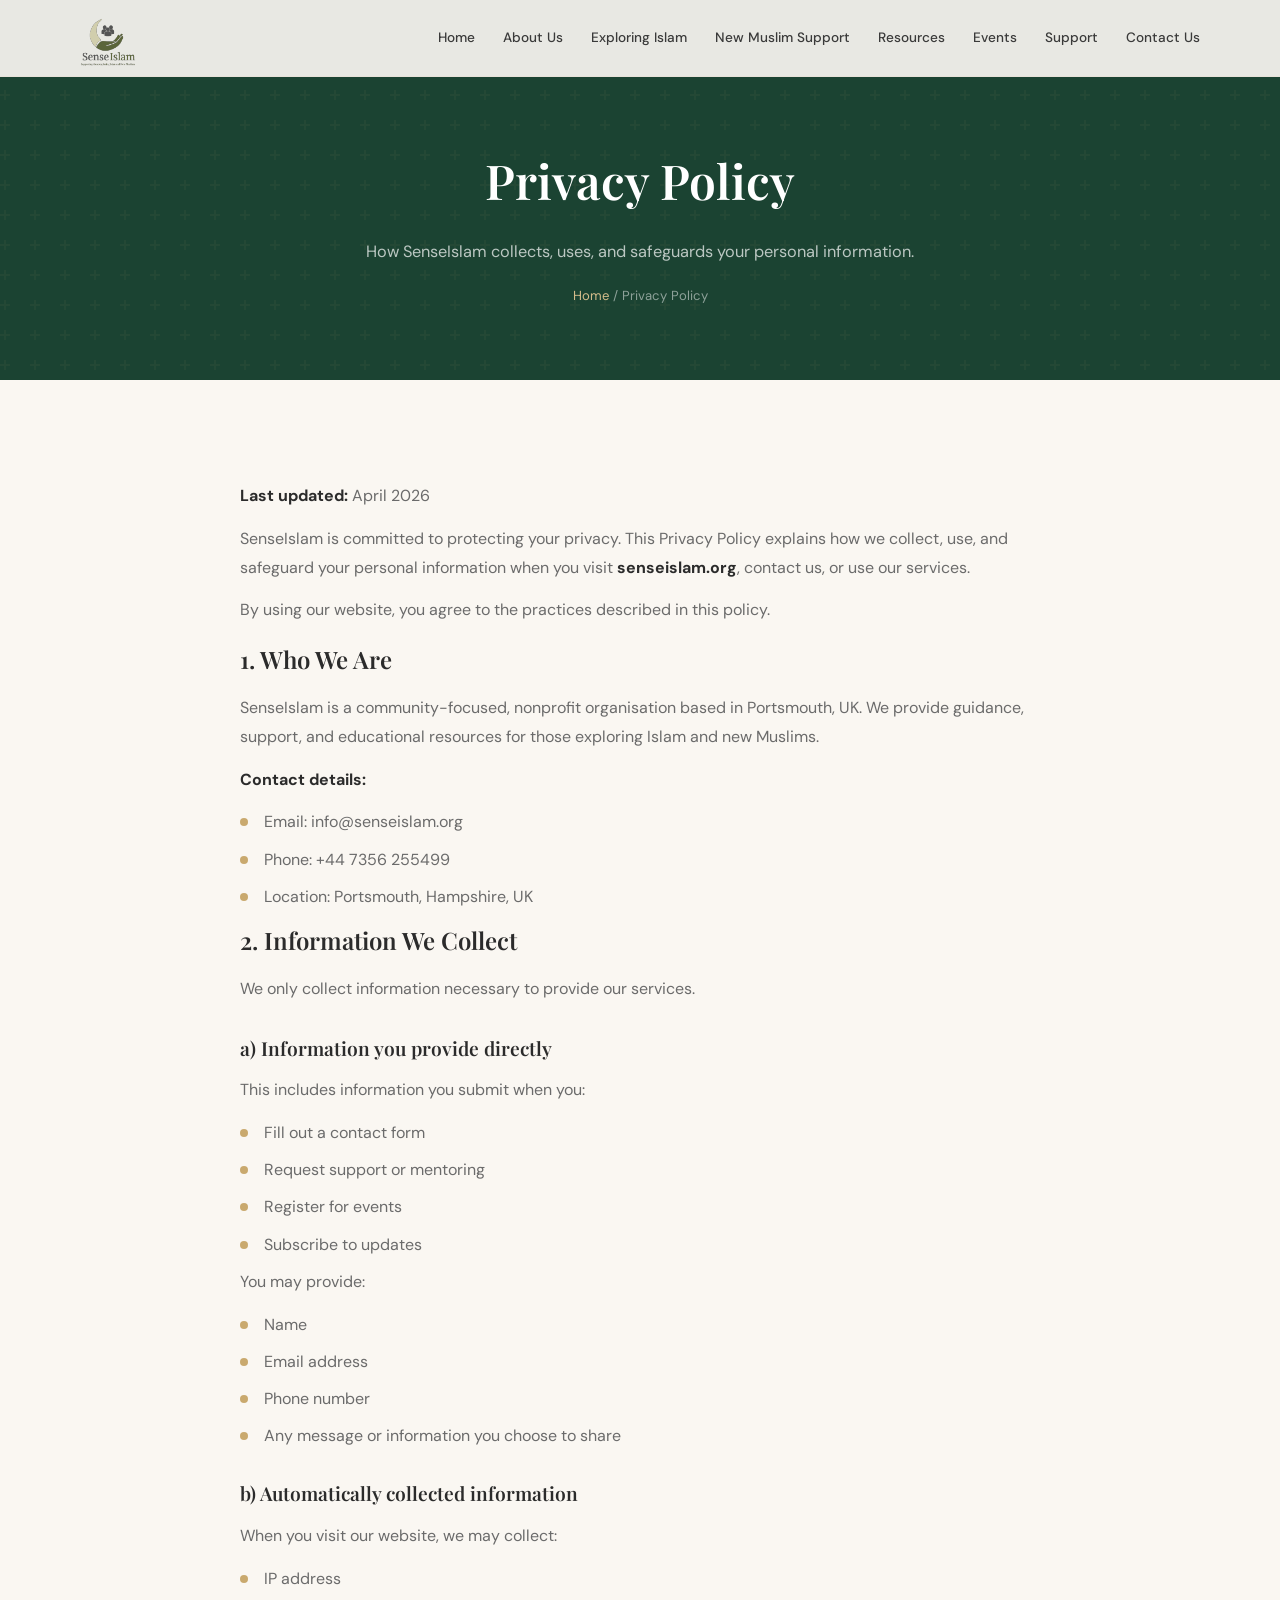
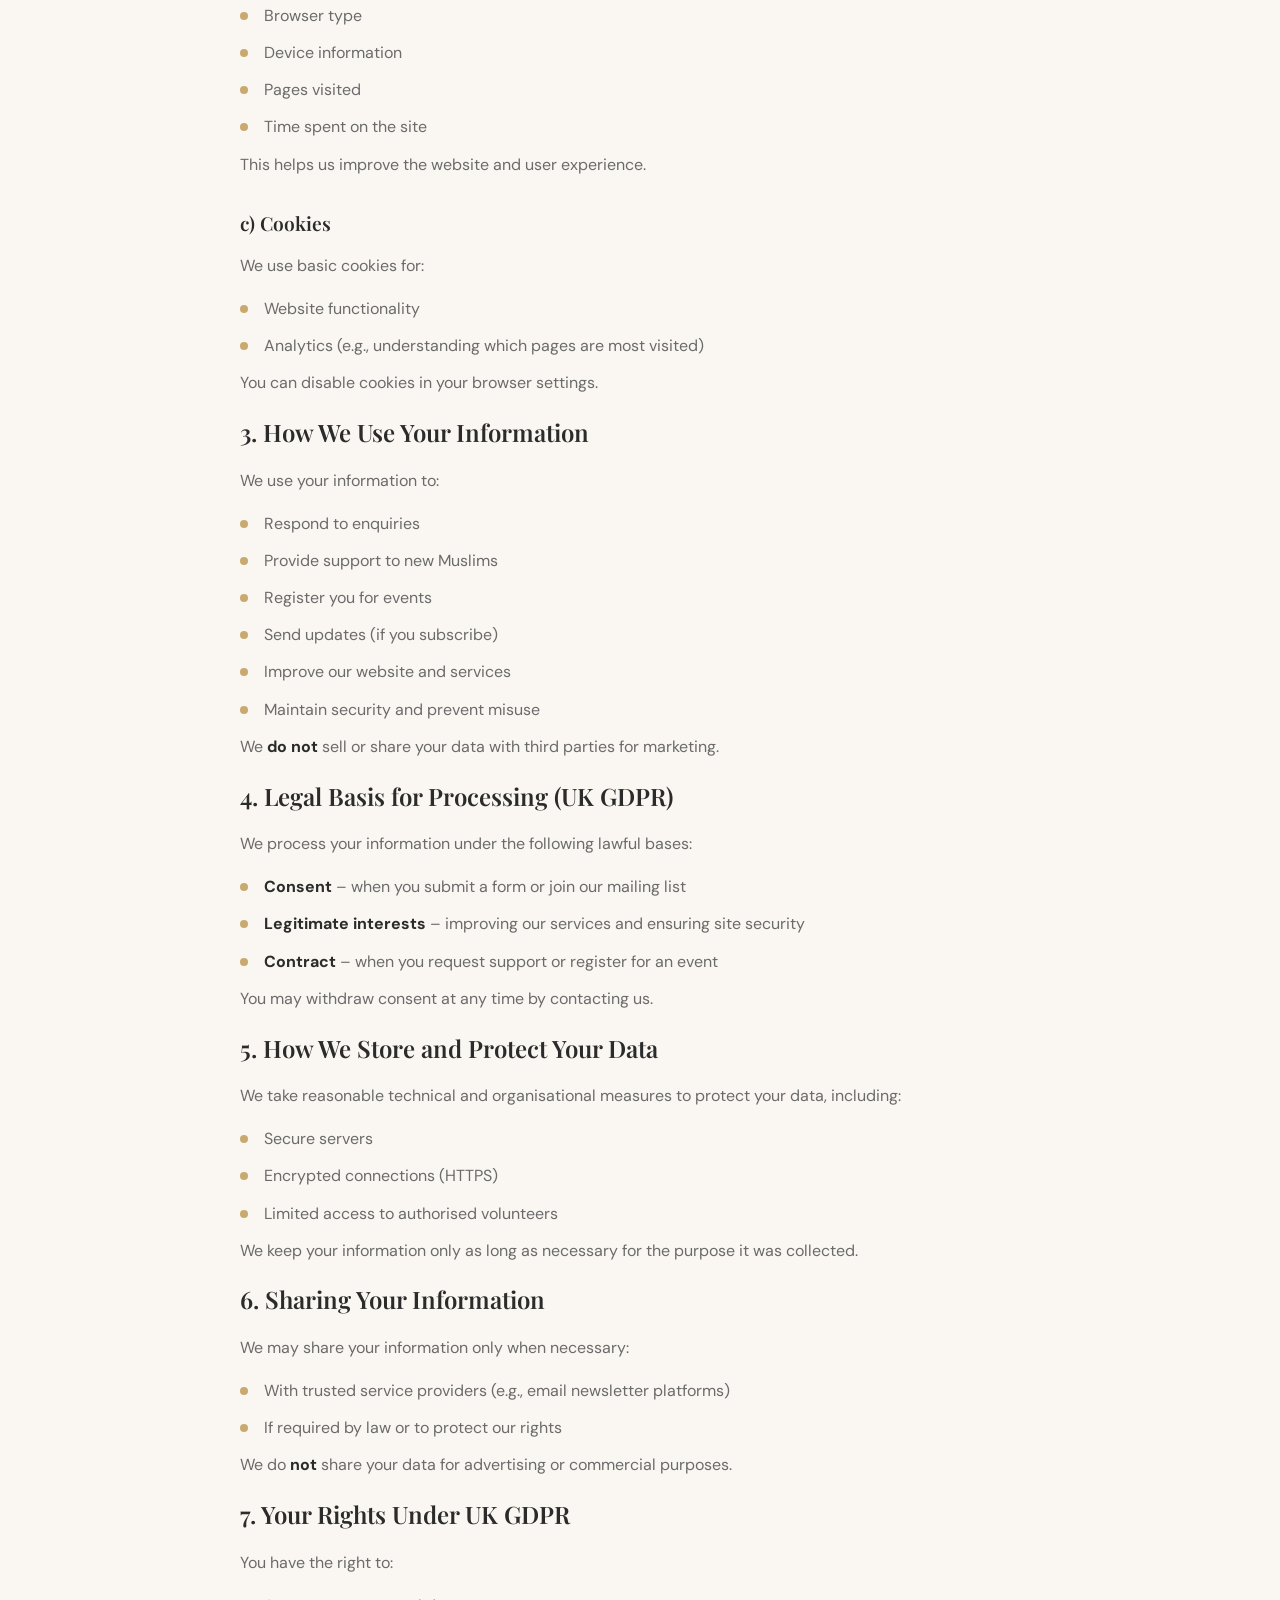
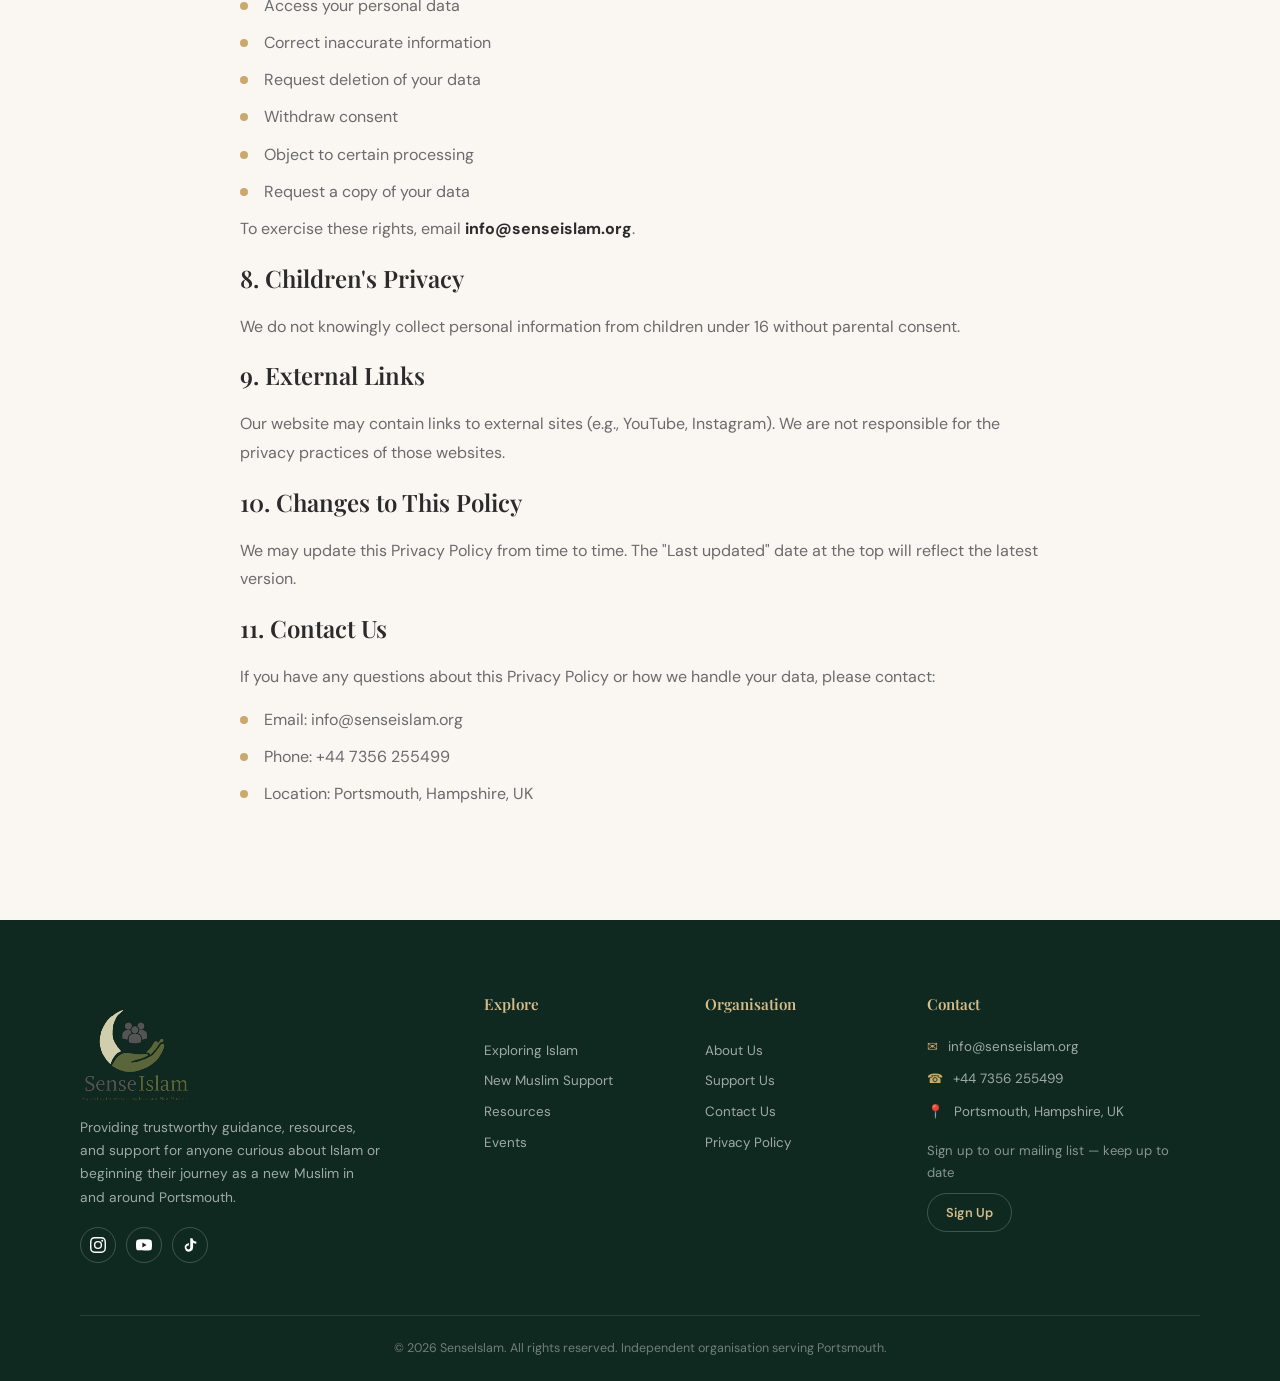
<file: privacy.html>
<!DOCTYPE html>
<html lang="en">
<head>
<meta charset="UTF-8">
<meta name="viewport" content="width=device-width, initial-scale=1.0">
<title>Privacy Policy — SenseIslam</title>
<link rel="stylesheet" href="css/style.css">
</head>
<body>
  <nav class="nav">
    <div class="nav__inner">
      <a href="index.html" class="nav__logo"><img src="img/senseislamlogo.svg" alt="SenseIslam" class="nav__logo-img"></a>
      <div class="nav__links">
        <a href="index.html" class="nav__link">Home</a>
        <a href="about.html" class="nav__link">About Us</a>
        <a href="exploring-islam.html" class="nav__link">Exploring Islam</a>
        <a href="new-muslim-support.html" class="nav__link">New Muslim Support</a>
        <a href="resources.html" class="nav__link">Resources</a>
        <a href="events.html" class="nav__link">Events</a>
        <a href="support.html" class="nav__link">Support</a>
        <a href="contact.html" class="nav__link">Contact Us</a>
      </div>
      <button class="nav__hamburger" aria-label="Menu"><span></span><span></span><span></span></button>
    </div>
  </nav>


  <section class="page-hero">
    <div class="page-hero__pattern"></div>
    <div class="container page-hero__content">
      <h1 class="page-hero__title">Privacy Policy</h1>
      <p class="page-hero__sub">How SenseIslam collects, uses, and safeguards your personal information.</p>
      <p class="page-hero__crumb"><a href="index.html">Home</a> / Privacy Policy</p>
    </div>
  </section>

  <section class="section section--cream">
    <div class="container">
      <div class="prose fade-up">
        <p><strong>Last updated:</strong> April 2026</p>
        <p>SenseIslam is committed to protecting your privacy. This Privacy Policy explains how we collect, use, and safeguard your personal information when you visit <strong>senseislam.org</strong>, contact us, or use our services.</p>
        <p>By using our website, you agree to the practices described in this policy.</p>

        <h2>1. Who We Are</h2>
        <p>SenseIslam is a community-focused, nonprofit organisation based in Portsmouth, UK. We provide guidance, support, and educational resources for those exploring Islam and new Muslims.</p>
        <p><strong>Contact details:</strong></p>
        <ul>
          <li>Email: info@senseislam.org</li>
          <li>Phone: +44 7356 255499</li>
          <li>Location: Portsmouth, Hampshire, UK</li>
        </ul>

        <h2>2. Information We Collect</h2>
        <p>We only collect information necessary to provide our services.</p>

        <h3>a) Information you provide directly</h3>
        <p>This includes information you submit when you:</p>
        <ul>
          <li>Fill out a contact form</li>
          <li>Request support or mentoring</li>
          <li>Register for events</li>
          <li>Subscribe to updates</li>
        </ul>
        <p>You may provide:</p>
        <ul>
          <li>Name</li>
          <li>Email address</li>
          <li>Phone number</li>
          <li>Any message or information you choose to share</li>
        </ul>

        <h3>b) Automatically collected information</h3>
        <p>When you visit our website, we may collect:</p>
        <ul>
          <li>IP address</li>
          <li>Browser type</li>
          <li>Device information</li>
          <li>Pages visited</li>
          <li>Time spent on the site</li>
        </ul>
        <p>This helps us improve the website and user experience.</p>

        <h3>c) Cookies</h3>
        <p>We use basic cookies for:</p>
        <ul>
          <li>Website functionality</li>
          <li>Analytics (e.g., understanding which pages are most visited)</li>
        </ul>
        <p>You can disable cookies in your browser settings.</p>

        <h2>3. How We Use Your Information</h2>
        <p>We use your information to:</p>
        <ul>
          <li>Respond to enquiries</li>
          <li>Provide support to new Muslims</li>
          <li>Register you for events</li>
          <li>Send updates (if you subscribe)</li>
          <li>Improve our website and services</li>
          <li>Maintain security and prevent misuse</li>
        </ul>
        <p>We <strong>do not</strong> sell or share your data with third parties for marketing.</p>

        <h2>4. Legal Basis for Processing (UK GDPR)</h2>
        <p>We process your information under the following lawful bases:</p>
        <ul>
          <li><strong>Consent</strong> – when you submit a form or join our mailing list</li>
          <li><strong>Legitimate interests</strong> – improving our services and ensuring site security</li>
          <li><strong>Contract</strong> – when you request support or register for an event</li>
        </ul>
        <p>You may withdraw consent at any time by contacting us.</p>

        <h2>5. How We Store and Protect Your Data</h2>
        <p>We take reasonable technical and organisational measures to protect your data, including:</p>
        <ul>
          <li>Secure servers</li>
          <li>Encrypted connections (HTTPS)</li>
          <li>Limited access to authorised volunteers</li>
        </ul>
        <p>We keep your information only as long as necessary for the purpose it was collected.</p>

        <h2>6. Sharing Your Information</h2>
        <p>We may share your information only when necessary:</p>
        <ul>
          <li>With trusted service providers (e.g., email newsletter platforms)</li>
          <li>If required by law or to protect our rights</li>
        </ul>
        <p>We do <strong>not</strong> share your data for advertising or commercial purposes.</p>

        <h2>7. Your Rights Under UK GDPR</h2>
        <p>You have the right to:</p>
        <ul>
          <li>Access your personal data</li>
          <li>Correct inaccurate information</li>
          <li>Request deletion of your data</li>
          <li>Withdraw consent</li>
          <li>Object to certain processing</li>
          <li>Request a copy of your data</li>
        </ul>
        <p>To exercise these rights, email <strong>info@senseislam.org</strong>.</p>

        <h2>8. Children's Privacy</h2>
        <p>We do not knowingly collect personal information from children under 16 without parental consent.</p>

        <h2>9. External Links</h2>
        <p>Our website may contain links to external sites (e.g., YouTube, Instagram). We are not responsible for the privacy practices of those websites.</p>

        <h2>10. Changes to This Policy</h2>
        <p>We may update this Privacy Policy from time to time. The "Last updated" date at the top will reflect the latest version.</p>

        <h2>11. Contact Us</h2>
        <p>If you have any questions about this Privacy Policy or how we handle your data, please contact:</p>
        <ul>
          <li>Email: info@senseislam.org</li>
          <li>Phone: +44 7356 255499</li>
          <li>Location: Portsmouth, Hampshire, UK</li>
        </ul>
      </div>
    </div>
  </section>

  <footer class="footer">
    <div class="container">
      <div class="footer__grid">
        <div class="footer__brand">
          <a href="index.html" class="footer__logo"><img src="img/senseislamlogo.svg" alt="SenseIslam" class="footer__logo-img"></a>
          <p>Providing trustworthy guidance, resources, and support for anyone curious about Islam or beginning their journey as a new Muslim in and around Portsmouth.</p>
          <div class="footer__social"><a href="https://www.instagram.com/senseislamuk/" target="_blank" rel="noopener" aria-label="Instagram"><svg viewBox="0 0 24 24" aria-hidden="true"><path d="M12 2.163c3.204 0 3.584.012 4.85.07 3.252.148 4.771 1.691 4.919 4.919.058 1.265.069 1.645.069 4.849 0 3.205-.012 3.584-.069 4.849-.149 3.225-1.664 4.771-4.919 4.919-1.266.058-1.644.07-4.85.07-3.204 0-3.584-.012-4.849-.07-3.26-.149-4.771-1.699-4.919-4.92-.058-1.265-.07-1.644-.07-4.849 0-3.204.013-3.583.07-4.849.149-3.227 1.664-4.771 4.919-4.919 1.266-.057 1.645-.069 4.849-.069zM12 0C8.741 0 8.333.014 7.053.072 2.695.272.273 2.69.073 7.052.014 8.333 0 8.741 0 12c0 3.259.014 3.668.072 4.948.2 4.358 2.618 6.78 6.98 6.98C8.333 23.986 8.741 24 12 24c3.259 0 3.668-.014 4.948-.072 4.354-.2 6.782-2.618 6.979-6.98.059-1.28.073-1.689.073-4.948 0-3.259-.014-3.667-.072-4.947-.196-4.354-2.617-6.78-6.979-6.98C15.668.014 15.259 0 12 0zm0 5.838a6.162 6.162 0 100 12.324 6.162 6.162 0 000-12.324zM12 16a4 4 0 110-8 4 4 0 010 8zm6.406-11.845a1.44 1.44 0 100 2.881 1.44 1.44 0 000-2.881z"/></svg></a><a href="https://www.youtube.com/channel/UCkntJel1RPMRCAecpmUwdyQ" target="_blank" rel="noopener" aria-label="YouTube"><svg viewBox="0 0 24 24" aria-hidden="true"><path d="M23.498 6.186a3.016 3.016 0 0 0-2.122-2.136C19.505 3.545 12 3.545 12 3.545s-7.505 0-9.377.505A3.017 3.017 0 0 0 .502 6.186C0 8.07 0 12 0 12s0 3.93.502 5.814a3.016 3.016 0 0 0 2.122 2.136c1.871.505 9.376.505 9.376.505s7.505 0 9.377-.505a3.015 3.015 0 0 0 2.122-2.136C24 15.93 24 12 24 12s0-3.93-.502-5.814zM9.545 15.568V8.432L15.818 12l-6.273 3.568z"/></svg></a><a href="https://www.tiktok.com/@senseislamuk" target="_blank" rel="noopener" aria-label="TikTok"><svg viewBox="0 0 24 24" aria-hidden="true"><path d="M19.59 6.69a4.83 4.83 0 0 1-3.77-4.25V2h-3.45v13.67a2.89 2.89 0 0 1-5.2 1.74 2.89 2.89 0 0 1 2.31-4.64 2.93 2.93 0 0 1 .88.13V9.4a6.84 6.84 0 0 0-1-.05A6.33 6.33 0 0 0 5.8 20.1a6.34 6.34 0 0 0 10.86-4.43v-7a8.16 8.16 0 0 0 4.77 1.52v-3.4a4.85 4.85 0 0 1-1.84-.1z"/></svg></a></div>
        </div>
        <div>
          <h4 class="footer__heading">Explore</h4>
          <div class="footer__links">
            <a href="exploring-islam.html">Exploring Islam</a>
            <a href="new-muslim-support.html">New Muslim Support</a>
            <a href="resources.html">Resources</a>
            <a href="events.html">Events</a>
          </div>
        </div>
        <div>
          <h4 class="footer__heading">Organisation</h4>
          <div class="footer__links">
            <a href="about.html">About Us</a>
            <a href="support.html">Support Us</a>
            <a href="contact.html">Contact Us</a>
            <a href="privacy.html">Privacy Policy</a>
          </div>
        </div>
        <div>
          <h4 class="footer__heading">Contact</h4>
          <div class="footer__contact-item"><span>✉</span> info@senseislam.org</div>
          <div class="footer__contact-item"><span>☎</span> <a href="tel:+447356255499" style="color:inherit">+44 7356 255499</a></div>
          <div class="footer__contact-item"><span>📍</span> Portsmouth, Hampshire, UK</div>
          <p style="margin-top:16px;font-size:.82rem;color:rgba(255,255,255,.5)">Sign up to our mailing list — keep up to date</p>
          <a href="contact.html" style="display:inline-block;margin-top:8px;padding:8px 18px;border:1px solid rgba(255,255,255,.2);border-radius:100px;font-size:.8rem;font-weight:600;color:var(--gold-light)">Sign Up</a>
        </div>
      </div>
      <div class="footer__bottom">&copy; 2026 SenseIslam. All rights reserved. Independent organisation serving Portsmouth.</div>
    </div>
  </footer>
  <script src="js/main.js"></script>
</body>
</html>
</file>
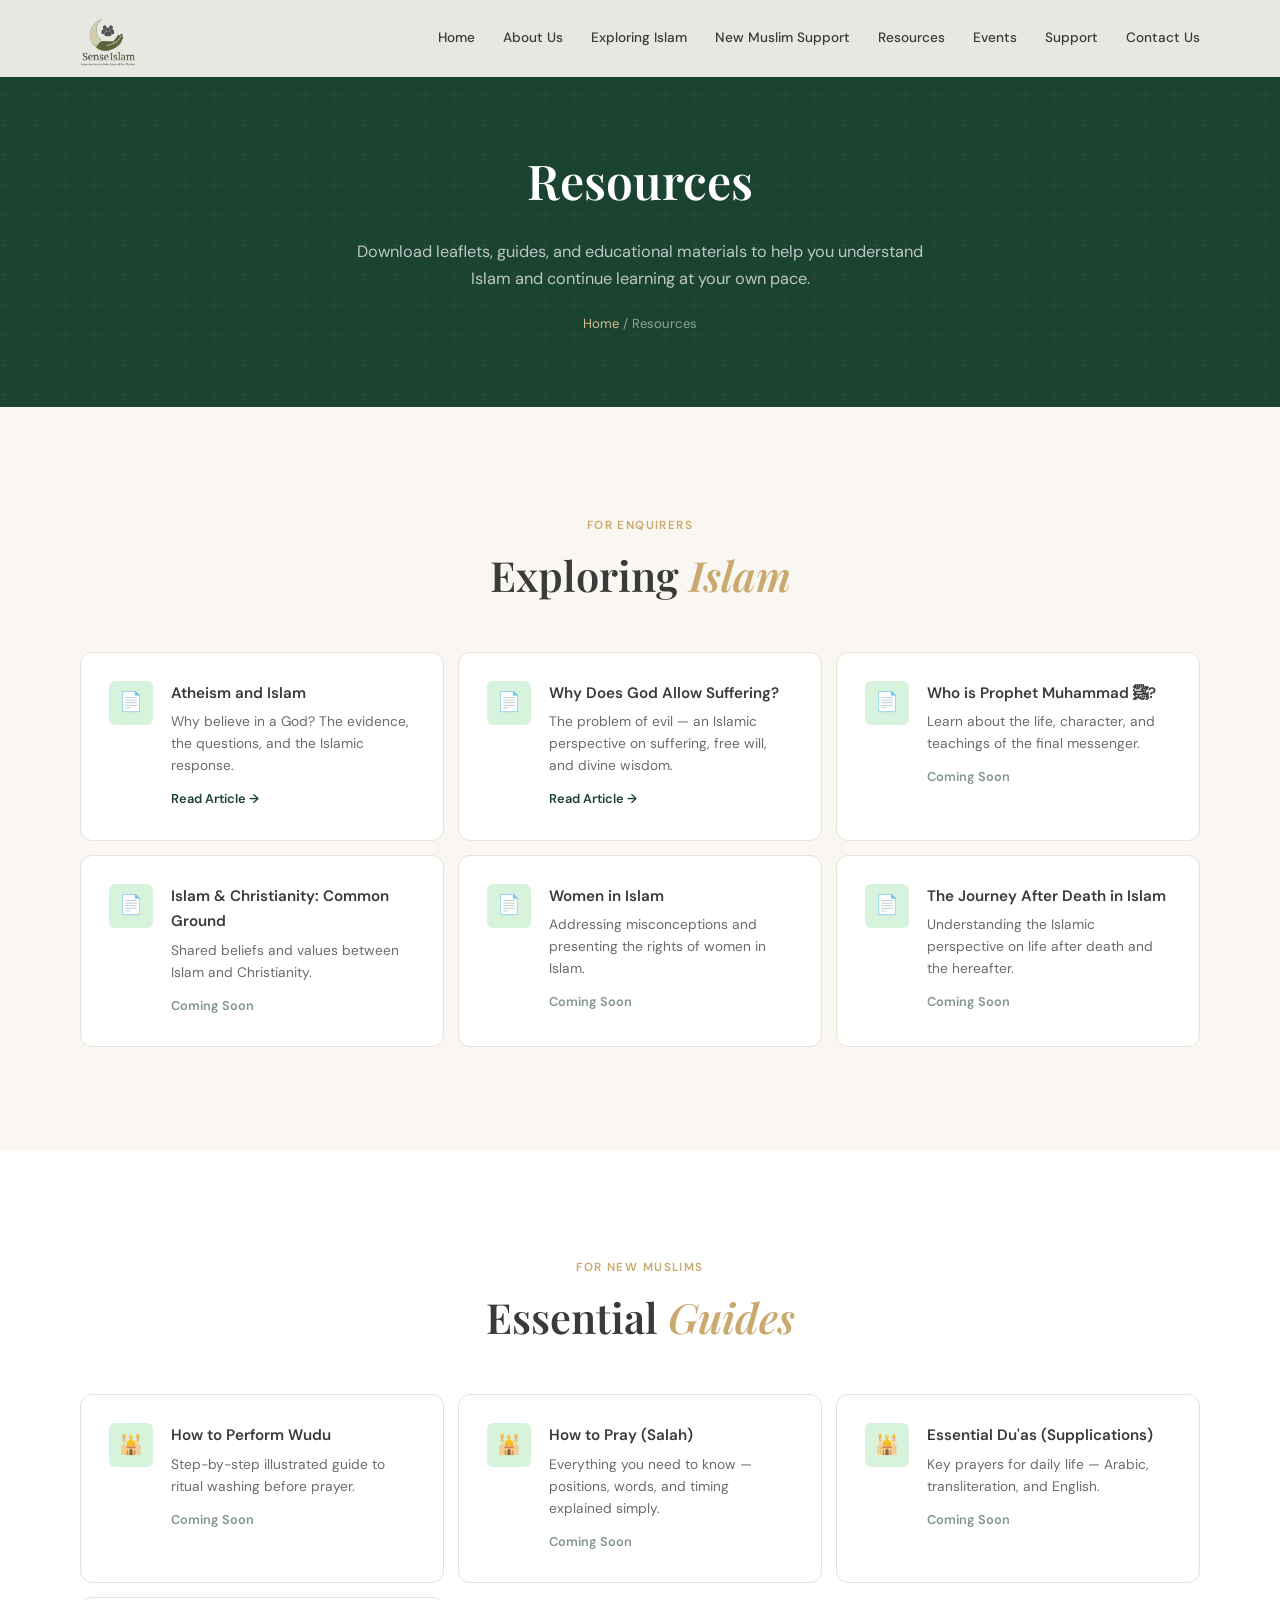
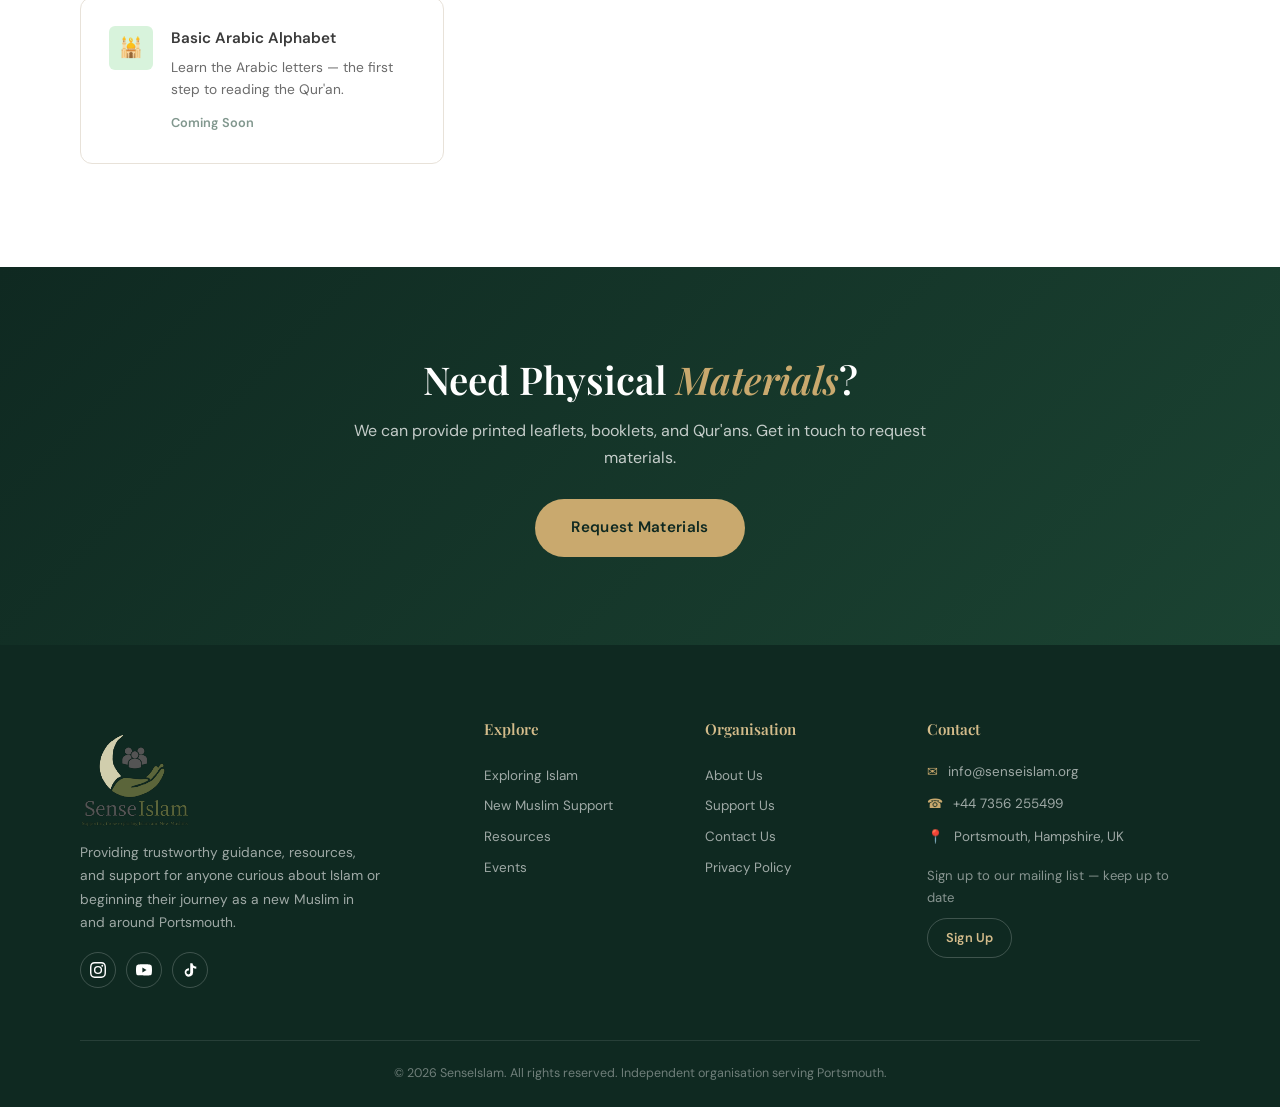
<file: resources.html>
<!DOCTYPE html>
<html lang="en">
<head>
<meta charset="UTF-8">
<meta name="viewport" content="width=device-width, initial-scale=1.0">
<title>Resources — SenseIslam</title>
<link rel="stylesheet" href="css/style.css">
</head>
<body>
  <nav class="nav">
    <div class="nav__inner">
      <a href="index.html" class="nav__logo"><img src="img/senseislamlogo.svg" alt="SenseIslam" class="nav__logo-img"></a>
      <div class="nav__links">
        <a href="index.html" class="nav__link">Home</a>
        <a href="about.html" class="nav__link">About Us</a>
        <a href="exploring-islam.html" class="nav__link">Exploring Islam</a>
        <a href="new-muslim-support.html" class="nav__link">New Muslim Support</a>
        <a href="resources.html" class="nav__link">Resources</a>
        <a href="events.html" class="nav__link">Events</a>
        <a href="support.html" class="nav__link">Support</a>
        <a href="contact.html" class="nav__link">Contact Us</a>
      </div>
      <button class="nav__hamburger" aria-label="Menu"><span></span><span></span><span></span></button>
    </div>
  </nav>


  <section class="page-hero">
    <div class="page-hero__pattern"></div>
    <div class="container page-hero__content">
      <h1 class="page-hero__title">Resources</h1>
      <p class="page-hero__sub">Download leaflets, guides, and educational materials to help you understand Islam and continue learning at your own pace.</p>
      <p class="page-hero__crumb"><a href="index.html">Home</a> / Resources</p>
    </div>
  </section>

  <section class="section section--cream">
    <div class="container">
      <div class="section__header fade-up">
        <span class="section__label">For Enquirers</span>
        <h2 class="section__title">Exploring <em>Islam</em></h2>
      </div>
      <div class="grid-2 stagger" style="gap:14px">
        <a href="atheism-and-islam.html" class="res-card"><div class="res-card__icon">📄</div><div><h4 class="res-card__title">Atheism and Islam</h4><p class="res-card__desc">Why believe in a God? The evidence, the questions, and the Islamic response.</p><span class="res-card__link">Read Article →</span></div></a>
        <a href="why-does-god-allow-suffering.html" class="res-card"><div class="res-card__icon">📄</div><div><h4 class="res-card__title">Why Does God Allow Suffering?</h4><p class="res-card__desc">The problem of evil — an Islamic perspective on suffering, free will, and divine wisdom.</p><span class="res-card__link">Read Article →</span></div></a>
        <div class="res-card fade-up"><div class="res-card__icon">📄</div><div><h4 class="res-card__title">Who is Prophet Muhammad ﷺ?</h4><p class="res-card__desc">Learn about the life, character, and teachings of the final messenger.</p><span class="res-card__link res-card__link--disabled">Coming Soon</span></div></div>
        <div class="res-card fade-up"><div class="res-card__icon">📄</div><div><h4 class="res-card__title">Islam & Christianity: Common Ground</h4><p class="res-card__desc">Shared beliefs and values between Islam and Christianity.</p><span class="res-card__link res-card__link--disabled">Coming Soon</span></div></div>
        <div class="res-card fade-up"><div class="res-card__icon">📄</div><div><h4 class="res-card__title">Women in Islam</h4><p class="res-card__desc">Addressing misconceptions and presenting the rights of women in Islam.</p><span class="res-card__link res-card__link--disabled">Coming Soon</span></div></div>
        <div class="res-card fade-up"><div class="res-card__icon">📄</div><div><h4 class="res-card__title">The Journey After Death in Islam</h4><p class="res-card__desc">Understanding the Islamic perspective on life after death and the hereafter.</p><span class="res-card__link res-card__link--disabled">Coming Soon</span></div></div>
      </div>
    </div>
  </section>

  <section class="section section--white">
    <div class="container">
      <div class="section__header fade-up">
        <span class="section__label">For New Muslims</span>
        <h2 class="section__title">Essential <em>Guides</em></h2>
      </div>
      <div class="grid-2 stagger" style="gap:14px">
        <div class="res-card fade-up"><div class="res-card__icon">🕌</div><div><h4 class="res-card__title">How to Perform Wudu</h4><p class="res-card__desc">Step-by-step illustrated guide to ritual washing before prayer.</p><span class="res-card__link res-card__link--disabled">Coming Soon</span></div></div>
        <div class="res-card fade-up"><div class="res-card__icon">🕌</div><div><h4 class="res-card__title">How to Pray (Salah)</h4><p class="res-card__desc">Everything you need to know — positions, words, and timing explained simply.</p><span class="res-card__link res-card__link--disabled">Coming Soon</span></div></div>
        <div class="res-card fade-up"><div class="res-card__icon">🕌</div><div><h4 class="res-card__title">Essential Du'as (Supplications)</h4><p class="res-card__desc">Key prayers for daily life — Arabic, transliteration, and English.</p><span class="res-card__link res-card__link--disabled">Coming Soon</span></div></div>
        <div class="res-card fade-up"><div class="res-card__icon">🕌</div><div><h4 class="res-card__title">Basic Arabic Alphabet</h4><p class="res-card__desc">Learn the Arabic letters — the first step to reading the Qur'an.</p><span class="res-card__link res-card__link--disabled">Coming Soon</span></div></div>
      </div>
    </div>
  </section>

  <!-- <section class="section section--sand">
    <div class="container">
      <div class="section__header fade-up">
        <span class="section__label">Recommended</span>
        <h2 class="section__title">Books &amp; <em>Media</em></h2>
      </div>
      <div class="grid-3 stagger" style="gap:14px">
        <div class="res-card fade-up"><div class="res-card__icon">📚</div><div><h4 class="res-card__title">The Sealed Nectar</h4><p class="res-card__desc">Award-winning biography of Prophet Muhammad ﷺ.</p></div></div>
        <div class="res-card fade-up"><div class="res-card__icon">📚</div><div><h4 class="res-card__title">Fortress of the Muslim</h4><p class="res-card__desc">Pocket-sized collection of essential du'as from the Qur'an and Sunnah.</p></div></div>
        <div class="res-card fade-up"><div class="res-card__icon">🎥</div><div><h4 class="res-card__title">Revert Story Videos</h4><p class="res-card__desc">Inspiring stories of people who embraced Islam.</p><span class="res-card__link res-card__link--disabled">Coming Soon</span></div></div>
      </div>
    </div>
  </section> -->

  <section class="cta">
    <div class="cta__inner fade-up">
      <h2>Need Physical <em>Materials</em>?</h2>
      <p>We can provide printed leaflets, booklets, and Qur'ans. Get in touch to request materials.</p>
      <a href="contact.html" class="btn btn--gold btn--lg">Request Materials</a>
    </div>
  </section>

  <footer class="footer">
    <div class="container">
      <div class="footer__grid">
        <div class="footer__brand">
          <a href="index.html" class="footer__logo"><img src="img/senseislamlogo.svg" alt="SenseIslam" class="footer__logo-img"></a>
          <p>Providing trustworthy guidance, resources, and support for anyone curious about Islam or beginning their journey as a new Muslim in and around Portsmouth.</p>
          <div class="footer__social"><a href="https://www.instagram.com/senseislamuk/" target="_blank" rel="noopener" aria-label="Instagram"><svg viewBox="0 0 24 24" aria-hidden="true"><path d="M12 2.163c3.204 0 3.584.012 4.85.07 3.252.148 4.771 1.691 4.919 4.919.058 1.265.069 1.645.069 4.849 0 3.205-.012 3.584-.069 4.849-.149 3.225-1.664 4.771-4.919 4.919-1.266.058-1.644.07-4.85.07-3.204 0-3.584-.012-4.849-.07-3.26-.149-4.771-1.699-4.919-4.92-.058-1.265-.07-1.644-.07-4.849 0-3.204.013-3.583.07-4.849.149-3.227 1.664-4.771 4.919-4.919 1.266-.057 1.645-.069 4.849-.069zM12 0C8.741 0 8.333.014 7.053.072 2.695.272.273 2.69.073 7.052.014 8.333 0 8.741 0 12c0 3.259.014 3.668.072 4.948.2 4.358 2.618 6.78 6.98 6.98C8.333 23.986 8.741 24 12 24c3.259 0 3.668-.014 4.948-.072 4.354-.2 6.782-2.618 6.979-6.98.059-1.28.073-1.689.073-4.948 0-3.259-.014-3.667-.072-4.947-.196-4.354-2.617-6.78-6.979-6.98C15.668.014 15.259 0 12 0zm0 5.838a6.162 6.162 0 100 12.324 6.162 6.162 0 000-12.324zM12 16a4 4 0 110-8 4 4 0 010 8zm6.406-11.845a1.44 1.44 0 100 2.881 1.44 1.44 0 000-2.881z"/></svg></a><a href="https://www.youtube.com/channel/UCkntJel1RPMRCAecpmUwdyQ" target="_blank" rel="noopener" aria-label="YouTube"><svg viewBox="0 0 24 24" aria-hidden="true"><path d="M23.498 6.186a3.016 3.016 0 0 0-2.122-2.136C19.505 3.545 12 3.545 12 3.545s-7.505 0-9.377.505A3.017 3.017 0 0 0 .502 6.186C0 8.07 0 12 0 12s0 3.93.502 5.814a3.016 3.016 0 0 0 2.122 2.136c1.871.505 9.376.505 9.376.505s7.505 0 9.377-.505a3.015 3.015 0 0 0 2.122-2.136C24 15.93 24 12 24 12s0-3.93-.502-5.814zM9.545 15.568V8.432L15.818 12l-6.273 3.568z"/></svg></a><a href="https://www.tiktok.com/@senseislamuk" target="_blank" rel="noopener" aria-label="TikTok"><svg viewBox="0 0 24 24" aria-hidden="true"><path d="M19.59 6.69a4.83 4.83 0 0 1-3.77-4.25V2h-3.45v13.67a2.89 2.89 0 0 1-5.2 1.74 2.89 2.89 0 0 1 2.31-4.64 2.93 2.93 0 0 1 .88.13V9.4a6.84 6.84 0 0 0-1-.05A6.33 6.33 0 0 0 5.8 20.1a6.34 6.34 0 0 0 10.86-4.43v-7a8.16 8.16 0 0 0 4.77 1.52v-3.4a4.85 4.85 0 0 1-1.84-.1z"/></svg></a></div>
        </div>
        <div>
          <h4 class="footer__heading">Explore</h4>
          <div class="footer__links">
            <a href="exploring-islam.html">Exploring Islam</a>
            <a href="new-muslim-support.html">New Muslim Support</a>
            <a href="resources.html">Resources</a>
            <a href="events.html">Events</a>
          </div>
        </div>
        <div>
          <h4 class="footer__heading">Organisation</h4>
          <div class="footer__links">
            <a href="about.html">About Us</a>
            <a href="support.html">Support Us</a>
            <a href="contact.html">Contact Us</a>
            <a href="privacy.html">Privacy Policy</a>
          </div>
        </div>
        <div>
          <h4 class="footer__heading">Contact</h4>
          <div class="footer__contact-item"><span>✉</span> info@senseislam.org</div>
          <div class="footer__contact-item"><span>☎</span> <a href="tel:+447356255499" style="color:inherit">+44 7356 255499</a></div>
          <div class="footer__contact-item"><span>📍</span> Portsmouth, Hampshire, UK</div>
          <p style="margin-top:16px;font-size:.82rem;color:rgba(255,255,255,.5)">Sign up to our mailing list — keep up to date</p>
          <a href="contact.html" style="display:inline-block;margin-top:8px;padding:8px 18px;border:1px solid rgba(255,255,255,.2);border-radius:100px;font-size:.8rem;font-weight:600;color:var(--gold-light)">Sign Up</a>
        </div>
      </div>
      <div class="footer__bottom">&copy; 2026 SenseIslam. All rights reserved. Independent organisation serving Portsmouth.</div>
    </div>
  </footer>
  <script src="js/main.js"></script>

</body>
</html>
</file>
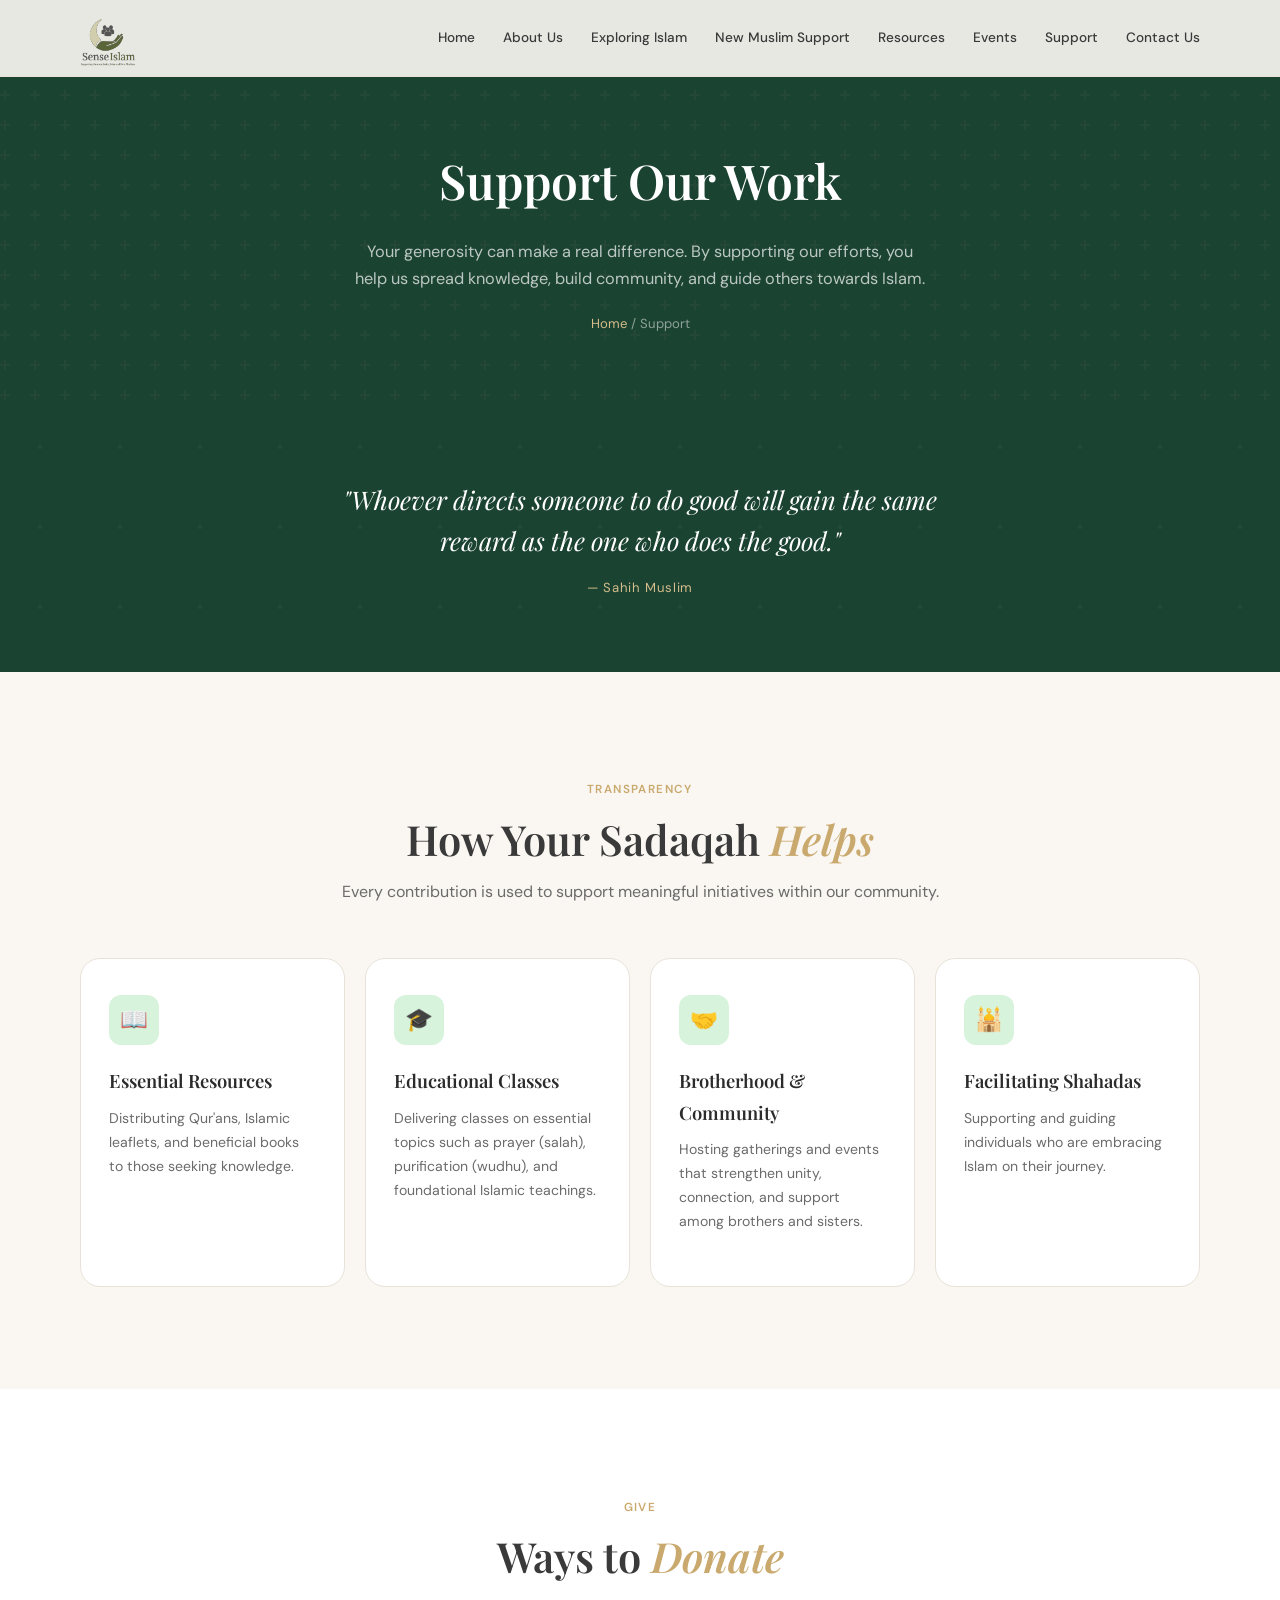
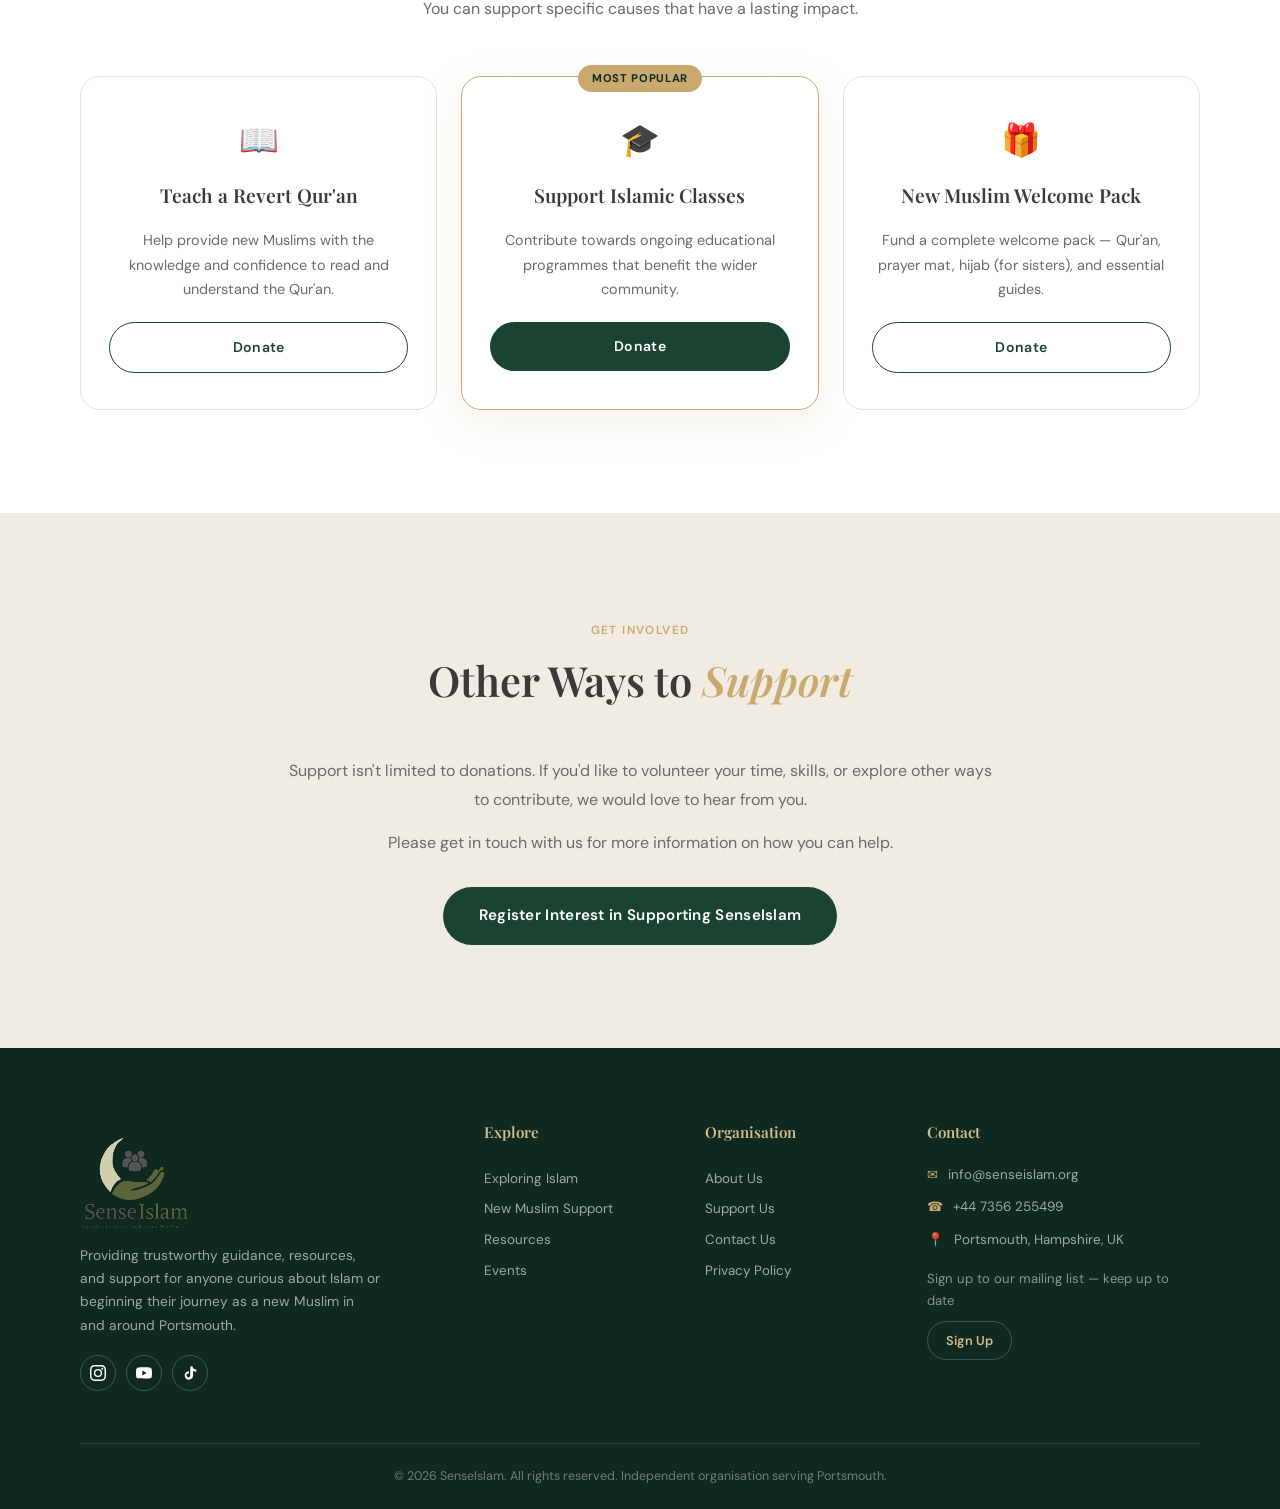
<file: support.html>
<!DOCTYPE html>
<html lang="en">
<head>
<meta charset="UTF-8">
<meta name="viewport" content="width=device-width, initial-scale=1.0">
<title>Support Our Work — SenseIslam</title>
<link rel="stylesheet" href="css/style.css">
</head>
<body>
  <nav class="nav">
    <div class="nav__inner">
      <a href="index.html" class="nav__logo"><img src="img/senseislamlogo.svg" alt="SenseIslam" class="nav__logo-img"></a>
      <div class="nav__links">
        <a href="index.html" class="nav__link">Home</a>
        <a href="about.html" class="nav__link">About Us</a>
        <a href="exploring-islam.html" class="nav__link">Exploring Islam</a>
        <a href="new-muslim-support.html" class="nav__link">New Muslim Support</a>
        <a href="resources.html" class="nav__link">Resources</a>
        <a href="events.html" class="nav__link">Events</a>
        <a href="support.html" class="nav__link">Support</a>
        <a href="contact.html" class="nav__link">Contact Us</a>
      </div>
      <button class="nav__hamburger" aria-label="Menu"><span></span><span></span><span></span></button>
    </div>
  </nav>


  <section class="page-hero">
    <div class="page-hero__pattern"></div>
    <div class="container page-hero__content">
      <h1 class="page-hero__title">Support Our Work</h1>
      <p class="page-hero__sub">Your generosity can make a real difference. By supporting our efforts, you help us spread knowledge, build community, and guide others towards Islam.</p>
      <p class="page-hero__crumb"><a href="index.html">Home</a> / Support</p>
    </div>
  </section>

  <section class="quote">
    <div class="quote__pattern"></div>
    <div class="quote__inner">
      <p class="quote__text">"Whoever directs someone to do good will gain the same reward as the one who does the good."</p>
      <p class="quote__source">— Sahih Muslim</p>
    </div>
  </section>

  <section class="section section--cream">
    <div class="container">
      <div class="section__header fade-up">
        <span class="section__label">Transparency</span>
        <h2 class="section__title">How Your Sadaqah <em>Helps</em></h2>
        <p class="section__desc">Every contribution is used to support meaningful initiatives within our community.</p>
      </div>
      <div class="grid-4 stagger">
        <div class="card fade-up"><div class="card__icon">📖</div><h3 class="card__title">Essential Resources</h3><p class="card__text">Distributing Qur'ans, Islamic leaflets, and beneficial books to those seeking knowledge.</p></div>
        <div class="card fade-up"><div class="card__icon">🎓</div><h3 class="card__title">Educational Classes</h3><p class="card__text">Delivering classes on essential topics such as prayer (salah), purification (wudhu), and foundational Islamic teachings.</p></div>
        <div class="card fade-up"><div class="card__icon">🤝</div><h3 class="card__title">Brotherhood & Community</h3><p class="card__text">Hosting gatherings and events that strengthen unity, connection, and support among brothers and sisters.</p></div>
        <div class="card fade-up"><div class="card__icon">🕌</div><h3 class="card__title">Facilitating Shahadas</h3><p class="card__text">Supporting and guiding individuals who are embracing Islam on their journey.</p></div>
      </div>
    </div>
  </section>

  <section class="section section--white">
    <div class="container">
      <div class="section__header fade-up">
        <span class="section__label">Give</span>
        <h2 class="section__title">Ways to <em>Donate</em></h2>
        <p class="section__desc">You can support specific causes that have a lasting impact.</p>
      </div>
      <div class="donate-grid stagger">
        <div class="donate-card fade-up">
          <div class="donate-card__icon">📖</div>
          <h3 class="donate-card__title">Teach a Revert Qur'an</h3>
          <p class="donate-card__text">Help provide new Muslims with the knowledge and confidence to read and understand the Qur'an.</p>
          <a href="contact.html" class="btn btn--outline btn--full">Donate</a>
        </div>
        <div class="donate-card donate-card--feat fade-up">
          <div class="donate-card__icon">🎓</div>
          <h3 class="donate-card__title">Support Islamic Classes</h3>
          <p class="donate-card__text">Contribute towards ongoing educational programmes that benefit the wider community.</p>
          <a href="contact.html" class="btn btn--dark btn--full">Donate</a>
        </div>
        <div class="donate-card fade-up">
          <div class="donate-card__icon">🎁</div>
          <h3 class="donate-card__title">New Muslim Welcome Pack</h3>
          <p class="donate-card__text">Fund a complete welcome pack — Qur'an, prayer mat, hijab (for sisters), and essential guides.</p>
          <a href="contact.html" class="btn btn--outline btn--full">Donate</a>
        </div>
      </div>
    </div>
  </section>

  <section class="section section--sand">
    <div class="container narrow text-center">
      <div class="section__header fade-up">
        <span class="section__label">Get Involved</span>
        <h2 class="section__title">Other Ways to <em>Support</em></h2>
      </div>
      <div class="prose fade-up" style="text-align:center">
        <p>Support isn't limited to donations. If you'd like to volunteer your time, skills, or explore other ways to contribute, we would love to hear from you.</p>
        <p>Please get in touch with us for more information on how you can help.</p>
        <a href="contact.html" class="btn btn--dark btn--lg" style="margin-top:16px">Register Interest in Supporting SenseIslam</a>
      </div>
    </div>
  </section>

  <footer class="footer">
    <div class="container">
      <div class="footer__grid">
        <div class="footer__brand">
          <a href="index.html" class="footer__logo"><img src="img/senseislamlogo.svg" alt="SenseIslam" class="footer__logo-img"></a>
          <p>Providing trustworthy guidance, resources, and support for anyone curious about Islam or beginning their journey as a new Muslim in and around Portsmouth.</p>
          <div class="footer__social"><a href="https://www.instagram.com/senseislamuk/" target="_blank" rel="noopener" aria-label="Instagram"><svg viewBox="0 0 24 24" aria-hidden="true"><path d="M12 2.163c3.204 0 3.584.012 4.85.07 3.252.148 4.771 1.691 4.919 4.919.058 1.265.069 1.645.069 4.849 0 3.205-.012 3.584-.069 4.849-.149 3.225-1.664 4.771-4.919 4.919-1.266.058-1.644.07-4.85.07-3.204 0-3.584-.012-4.849-.07-3.26-.149-4.771-1.699-4.919-4.92-.058-1.265-.07-1.644-.07-4.849 0-3.204.013-3.583.07-4.849.149-3.227 1.664-4.771 4.919-4.919 1.266-.057 1.645-.069 4.849-.069zM12 0C8.741 0 8.333.014 7.053.072 2.695.272.273 2.69.073 7.052.014 8.333 0 8.741 0 12c0 3.259.014 3.668.072 4.948.2 4.358 2.618 6.78 6.98 6.98C8.333 23.986 8.741 24 12 24c3.259 0 3.668-.014 4.948-.072 4.354-.2 6.782-2.618 6.979-6.98.059-1.28.073-1.689.073-4.948 0-3.259-.014-3.667-.072-4.947-.196-4.354-2.617-6.78-6.979-6.98C15.668.014 15.259 0 12 0zm0 5.838a6.162 6.162 0 100 12.324 6.162 6.162 0 000-12.324zM12 16a4 4 0 110-8 4 4 0 010 8zm6.406-11.845a1.44 1.44 0 100 2.881 1.44 1.44 0 000-2.881z"/></svg></a><a href="https://www.youtube.com/channel/UCkntJel1RPMRCAecpmUwdyQ" target="_blank" rel="noopener" aria-label="YouTube"><svg viewBox="0 0 24 24" aria-hidden="true"><path d="M23.498 6.186a3.016 3.016 0 0 0-2.122-2.136C19.505 3.545 12 3.545 12 3.545s-7.505 0-9.377.505A3.017 3.017 0 0 0 .502 6.186C0 8.07 0 12 0 12s0 3.93.502 5.814a3.016 3.016 0 0 0 2.122 2.136c1.871.505 9.376.505 9.376.505s7.505 0 9.377-.505a3.015 3.015 0 0 0 2.122-2.136C24 15.93 24 12 24 12s0-3.93-.502-5.814zM9.545 15.568V8.432L15.818 12l-6.273 3.568z"/></svg></a><a href="https://www.tiktok.com/@senseislamuk" target="_blank" rel="noopener" aria-label="TikTok"><svg viewBox="0 0 24 24" aria-hidden="true"><path d="M19.59 6.69a4.83 4.83 0 0 1-3.77-4.25V2h-3.45v13.67a2.89 2.89 0 0 1-5.2 1.74 2.89 2.89 0 0 1 2.31-4.64 2.93 2.93 0 0 1 .88.13V9.4a6.84 6.84 0 0 0-1-.05A6.33 6.33 0 0 0 5.8 20.1a6.34 6.34 0 0 0 10.86-4.43v-7a8.16 8.16 0 0 0 4.77 1.52v-3.4a4.85 4.85 0 0 1-1.84-.1z"/></svg></a></div>
        </div>
        <div>
          <h4 class="footer__heading">Explore</h4>
          <div class="footer__links">
            <a href="exploring-islam.html">Exploring Islam</a>
            <a href="new-muslim-support.html">New Muslim Support</a>
            <a href="resources.html">Resources</a>
            <a href="events.html">Events</a>
          </div>
        </div>
        <div>
          <h4 class="footer__heading">Organisation</h4>
          <div class="footer__links">
            <a href="about.html">About Us</a>
            <a href="support.html">Support Us</a>
            <a href="contact.html">Contact Us</a>
            <a href="privacy.html">Privacy Policy</a>
          </div>
        </div>
        <div>
          <h4 class="footer__heading">Contact</h4>
          <div class="footer__contact-item"><span>✉</span> info@senseislam.org</div>
          <div class="footer__contact-item"><span>☎</span> <a href="tel:+447356255499" style="color:inherit">+44 7356 255499</a></div>
          <div class="footer__contact-item"><span>📍</span> Portsmouth, Hampshire, UK</div>
          <p style="margin-top:16px;font-size:.82rem;color:rgba(255,255,255,.5)">Sign up to our mailing list — keep up to date</p>
          <a href="contact.html" style="display:inline-block;margin-top:8px;padding:8px 18px;border:1px solid rgba(255,255,255,.2);border-radius:100px;font-size:.8rem;font-weight:600;color:var(--gold-light)">Sign Up</a>
        </div>
      </div>
      <div class="footer__bottom">&copy; 2026 SenseIslam. All rights reserved. Independent organisation serving Portsmouth.</div>
    </div>
  </footer>
  <script src="js/main.js"></script>

</body>
</html>
</file>
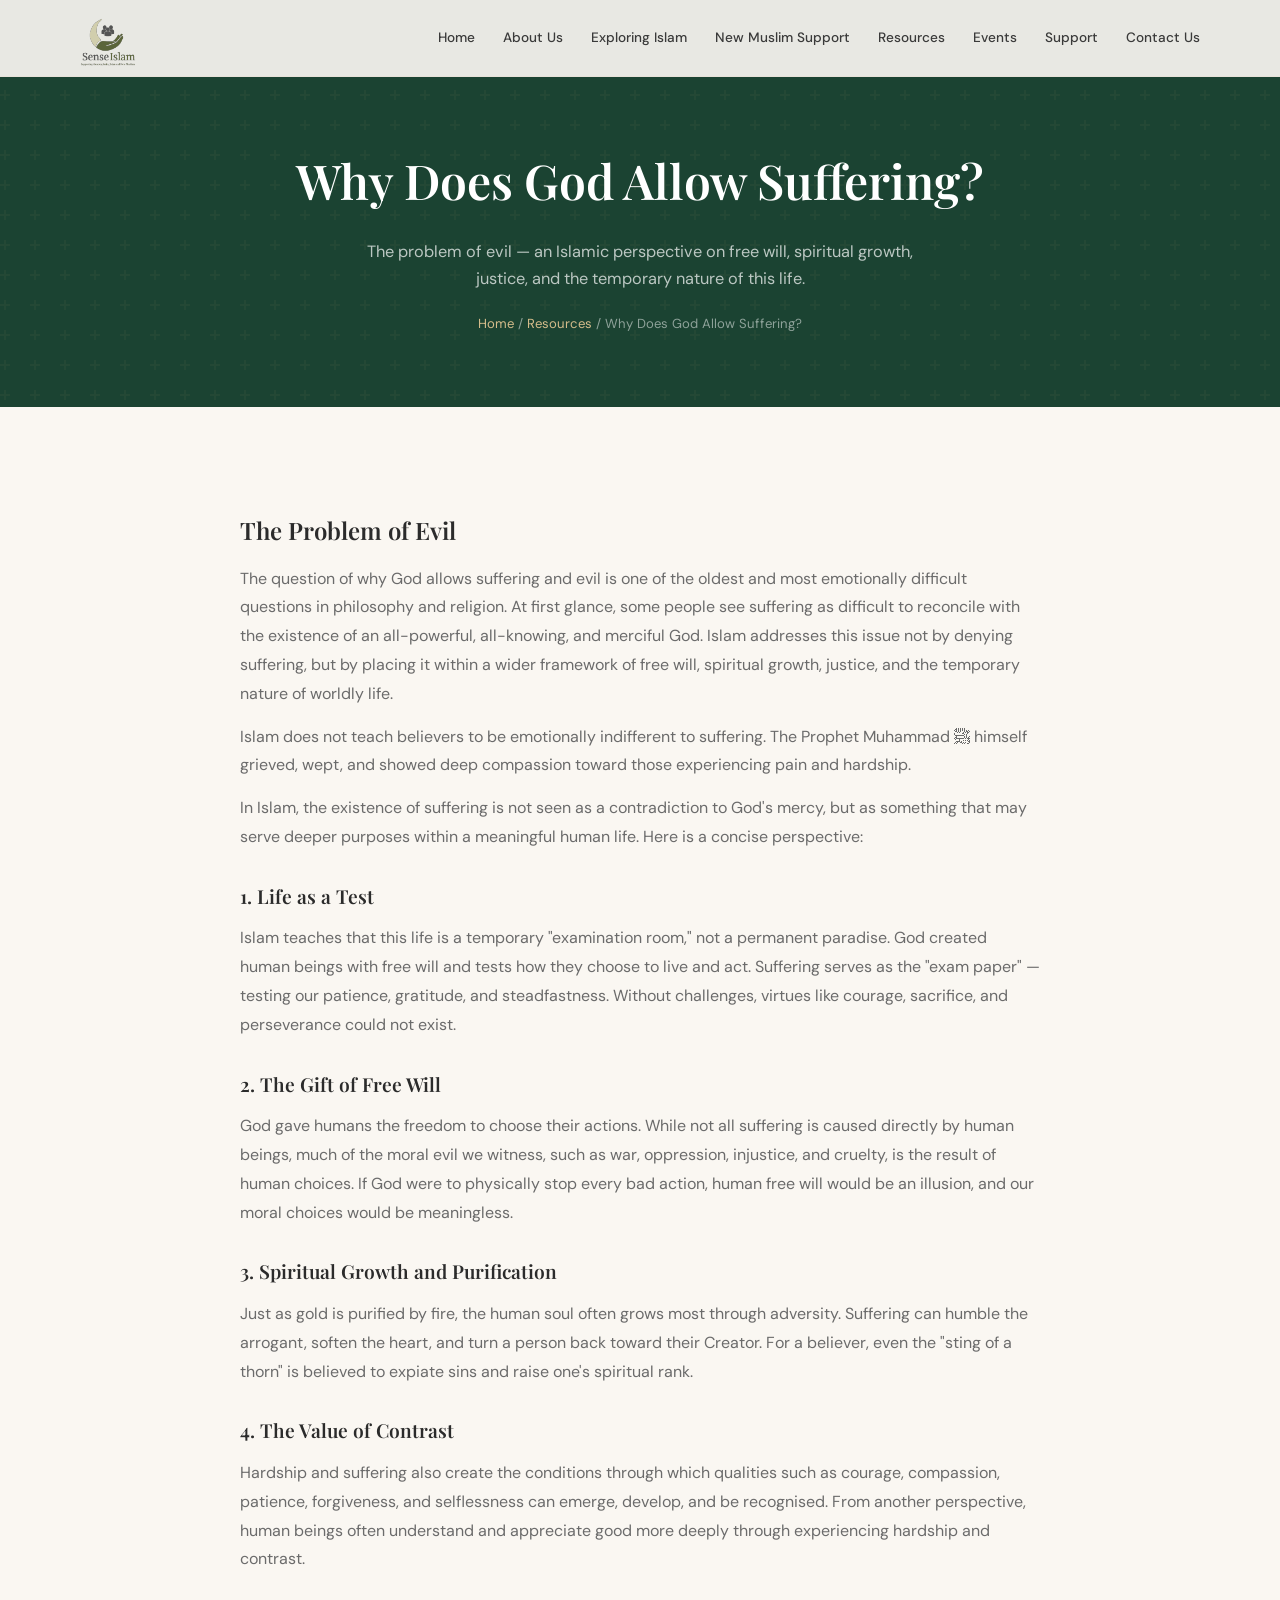
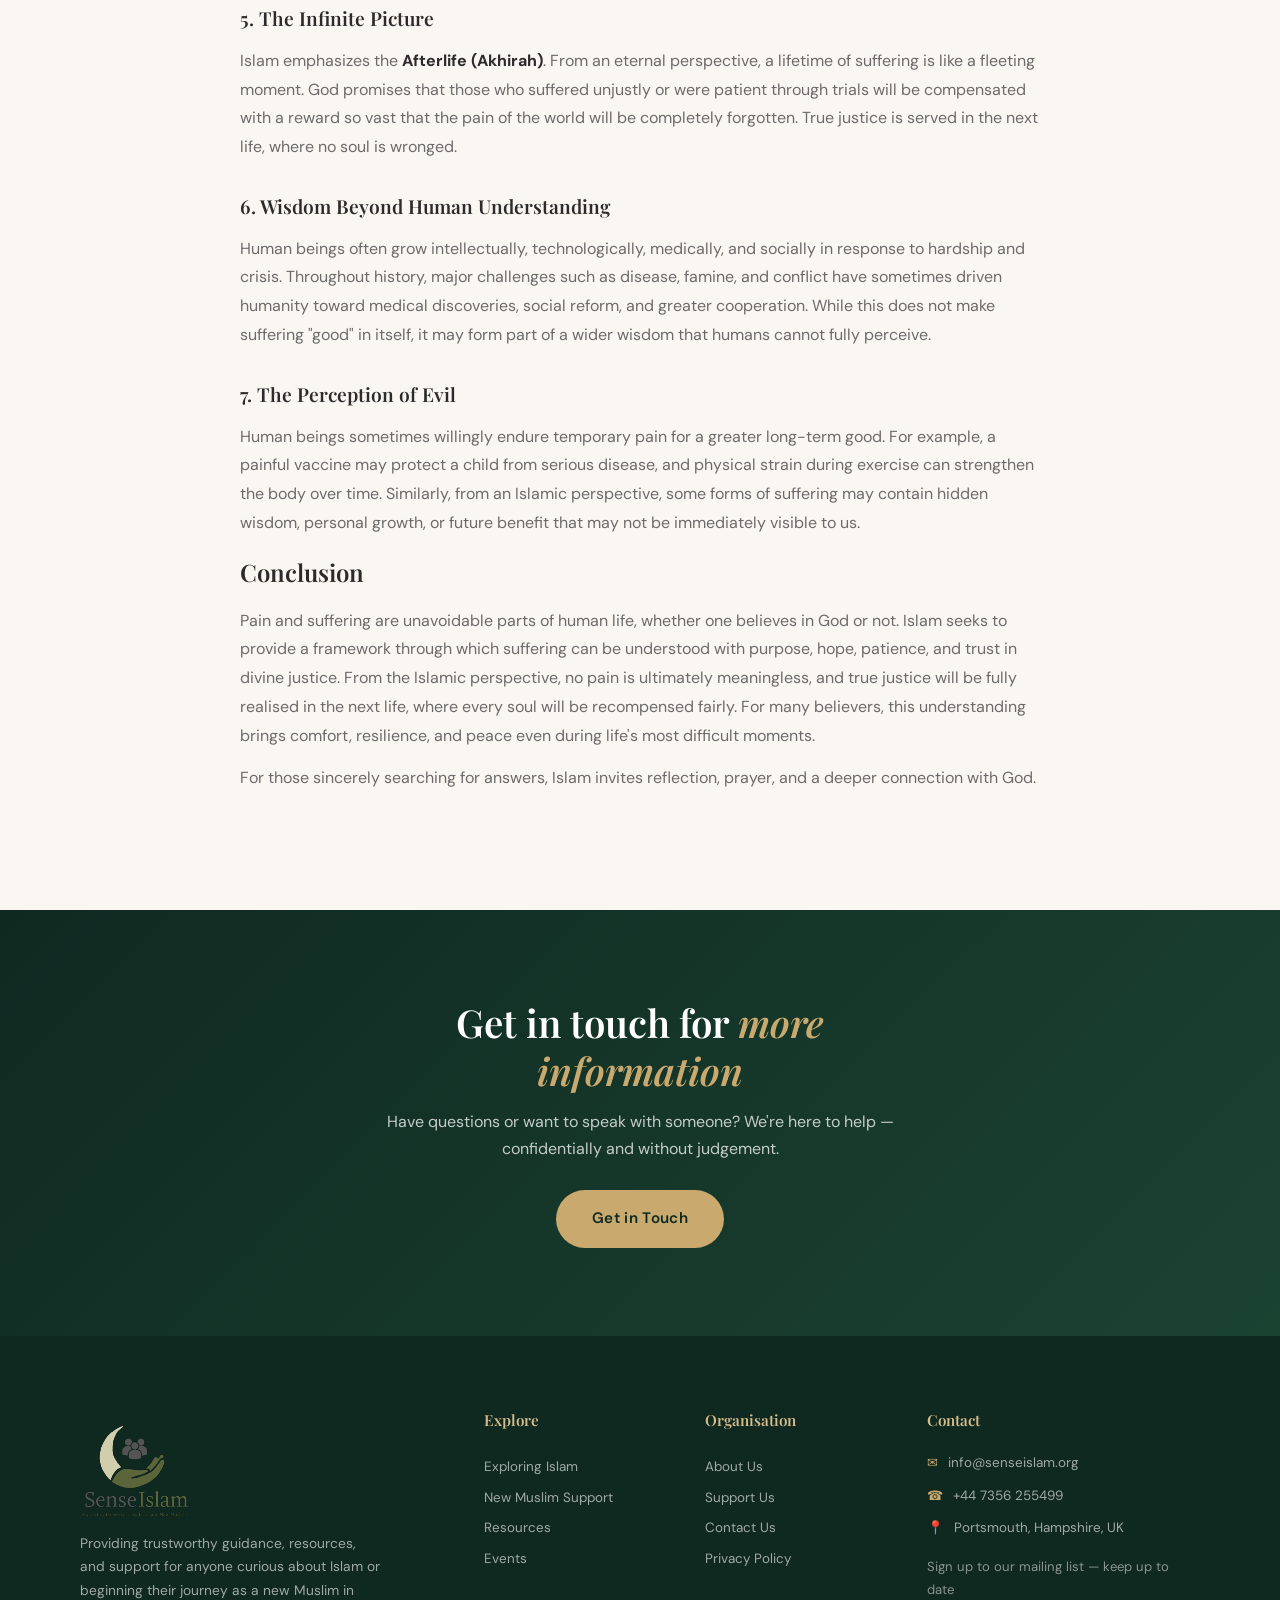
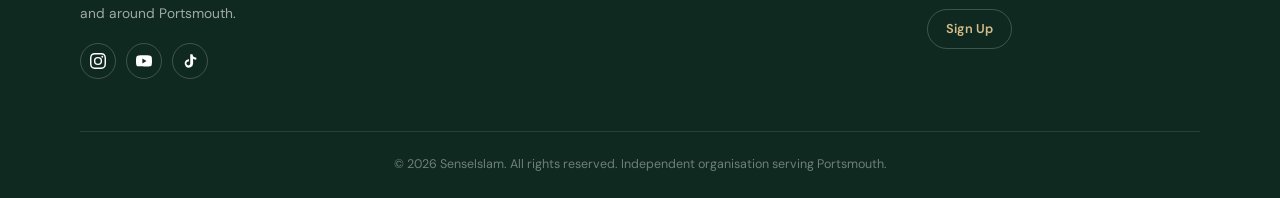
<file: why-does-god-allow-suffering.html>
<!DOCTYPE html>
<html lang="en">
<head>
<meta charset="UTF-8">
<meta name="viewport" content="width=device-width, initial-scale=1.0">
<title>Why Does God Allow Suffering? — SenseIslam</title>
<link rel="stylesheet" href="css/style.css">
</head>
<body>
  <nav class="nav">
    <div class="nav__inner">
      <a href="index.html" class="nav__logo"><img src="img/senseislamlogo.svg" alt="SenseIslam" class="nav__logo-img"></a>
      <div class="nav__links">
        <a href="index.html" class="nav__link">Home</a>
        <a href="about.html" class="nav__link">About Us</a>
        <a href="exploring-islam.html" class="nav__link">Exploring Islam</a>
        <a href="new-muslim-support.html" class="nav__link">New Muslim Support</a>
        <a href="resources.html" class="nav__link">Resources</a>
        <a href="events.html" class="nav__link">Events</a>
        <a href="support.html" class="nav__link">Support</a>
        <a href="contact.html" class="nav__link">Contact Us</a>
      </div>
      <button class="nav__hamburger" aria-label="Menu"><span></span><span></span><span></span></button>
    </div>
  </nav>


  <section class="page-hero">
    <div class="page-hero__pattern"></div>
    <div class="container page-hero__content">
      <h1 class="page-hero__title">Why Does God Allow Suffering?</h1>
      <p class="page-hero__sub">The problem of evil — an Islamic perspective on free will, spiritual growth, justice, and the temporary nature of this life.</p>
      <p class="page-hero__crumb"><a href="index.html">Home</a> / <a href="resources.html">Resources</a> / Why Does God Allow Suffering?</p>
    </div>
  </section>

  <section class="section section--cream">
    <div class="container">
      <div class="prose">
        <h2>The Problem of Evil</h2>
        <p>The question of why God allows suffering and evil is one of the oldest and most emotionally difficult questions in philosophy and religion. At first glance, some people see suffering as difficult to reconcile with the existence of an all-powerful, all-knowing, and merciful God. Islam addresses this issue not by denying suffering, but by placing it within a wider framework of free will, spiritual growth, justice, and the temporary nature of worldly life.</p>
        <p>Islam does not teach believers to be emotionally indifferent to suffering. The Prophet Muhammad ﷺ himself grieved, wept, and showed deep compassion toward those experiencing pain and hardship.</p>
        <p>In Islam, the existence of suffering is not seen as a contradiction to God's mercy, but as something that may serve deeper purposes within a meaningful human life. Here is a concise perspective:</p>

        <h3>1. Life as a Test</h3>
        <p>Islam teaches that this life is a temporary "examination room," not a permanent paradise. God created human beings with free will and tests how they choose to live and act. Suffering serves as the "exam paper" — testing our patience, gratitude, and steadfastness. Without challenges, virtues like courage, sacrifice, and perseverance could not exist.</p>

        <h3>2. The Gift of Free Will</h3>
        <p>God gave humans the freedom to choose their actions. While not all suffering is caused directly by human beings, much of the moral evil we witness, such as war, oppression, injustice, and cruelty, is the result of human choices. If God were to physically stop every bad action, human free will would be an illusion, and our moral choices would be meaningless.</p>

        <h3>3. Spiritual Growth and Purification</h3>
        <p>Just as gold is purified by fire, the human soul often grows most through adversity. Suffering can humble the arrogant, soften the heart, and turn a person back toward their Creator. For a believer, even the "sting of a thorn" is believed to expiate sins and raise one's spiritual rank.</p>

        <h3>4. The Value of Contrast</h3>
        <p>Hardship and suffering also create the conditions through which qualities such as courage, compassion, patience, forgiveness, and selflessness can emerge, develop, and be recognised. From another perspective, human beings often understand and appreciate good more deeply through experiencing hardship and contrast.</p>

        <h3>5. The Infinite Picture</h3>
        <p>Islam emphasizes the <strong>Afterlife (Akhirah)</strong>. From an eternal perspective, a lifetime of suffering is like a fleeting moment. God promises that those who suffered unjustly or were patient through trials will be compensated with a reward so vast that the pain of the world will be completely forgotten. True justice is served in the next life, where no soul is wronged.</p>

        <h3>6. Wisdom Beyond Human Understanding</h3>
        <p>Human beings often grow intellectually, technologically, medically, and socially in response to hardship and crisis. Throughout history, major challenges such as disease, famine, and conflict have sometimes driven humanity toward medical discoveries, social reform, and greater cooperation. While this does not make suffering "good" in itself, it may form part of a wider wisdom that humans cannot fully perceive.</p>

        <h3>7. The Perception of Evil</h3>
        <p>Human beings sometimes willingly endure temporary pain for a greater long-term good. For example, a painful vaccine may protect a child from serious disease, and physical strain during exercise can strengthen the body over time. Similarly, from an Islamic perspective, some forms of suffering may contain hidden wisdom, personal growth, or future benefit that may not be immediately visible to us.</p>

        <h2>Conclusion</h2>
        <p>Pain and suffering are unavoidable parts of human life, whether one believes in God or not. Islam seeks to provide a framework through which suffering can be understood with purpose, hope, patience, and trust in divine justice. From the Islamic perspective, no pain is ultimately meaningless, and true justice will be fully realised in the next life, where every soul will be recompensed fairly. For many believers, this understanding brings comfort, resilience, and peace even during life's most difficult moments.</p>
        <p>For those sincerely searching for answers, Islam invites reflection, prayer, and a deeper connection with God.</p>
      </div>
    </div>
  </section>

  <section class="cta">
    <div class="cta__inner">
      <h2>Get in touch for <em>more information</em></h2>
      <p>Have questions or want to speak with someone? We're here to help — confidentially and without judgement.</p>
      <a href="contact.html" class="btn btn--gold btn--lg">Get in Touch</a>
    </div>
  </section>

  <footer class="footer">
    <div class="container">
      <div class="footer__grid">
        <div class="footer__brand">
          <a href="index.html" class="footer__logo"><img src="img/senseislamlogo.svg" alt="SenseIslam" class="footer__logo-img"></a>
          <p>Providing trustworthy guidance, resources, and support for anyone curious about Islam or beginning their journey as a new Muslim in and around Portsmouth.</p>
          <div class="footer__social"><a href="https://www.instagram.com/senseislamuk/" target="_blank" rel="noopener" aria-label="Instagram"><svg viewBox="0 0 24 24" aria-hidden="true"><path d="M12 2.163c3.204 0 3.584.012 4.85.07 3.252.148 4.771 1.691 4.919 4.919.058 1.265.069 1.645.069 4.849 0 3.205-.012 3.584-.069 4.849-.149 3.225-1.664 4.771-4.919 4.919-1.266.058-1.644.07-4.85.07-3.204 0-3.584-.012-4.849-.07-3.26-.149-4.771-1.699-4.919-4.92-.058-1.265-.07-1.644-.07-4.849 0-3.204.013-3.583.07-4.849.149-3.227 1.664-4.771 4.919-4.919 1.266-.057 1.645-.069 4.849-.069zM12 0C8.741 0 8.333.014 7.053.072 2.695.272.273 2.69.073 7.052.014 8.333 0 8.741 0 12c0 3.259.014 3.668.072 4.948.2 4.358 2.618 6.78 6.98 6.98C8.333 23.986 8.741 24 12 24c3.259 0 3.668-.014 4.948-.072 4.354-.2 6.782-2.618 6.979-6.98.059-1.28.073-1.689.073-4.948 0-3.259-.014-3.667-.072-4.947-.196-4.354-2.617-6.78-6.979-6.98C15.668.014 15.259 0 12 0zm0 5.838a6.162 6.162 0 100 12.324 6.162 6.162 0 000-12.324zM12 16a4 4 0 110-8 4 4 0 010 8zm6.406-11.845a1.44 1.44 0 100 2.881 1.44 1.44 0 000-2.881z"/></svg></a><a href="https://www.youtube.com/channel/UCkntJel1RPMRCAecpmUwdyQ" target="_blank" rel="noopener" aria-label="YouTube"><svg viewBox="0 0 24 24" aria-hidden="true"><path d="M23.498 6.186a3.016 3.016 0 0 0-2.122-2.136C19.505 3.545 12 3.545 12 3.545s-7.505 0-9.377.505A3.017 3.017 0 0 0 .502 6.186C0 8.07 0 12 0 12s0 3.93.502 5.814a3.016 3.016 0 0 0 2.122 2.136c1.871.505 9.376.505 9.376.505s7.505 0 9.377-.505a3.015 3.015 0 0 0 2.122-2.136C24 15.93 24 12 24 12s0-3.93-.502-5.814zM9.545 15.568V8.432L15.818 12l-6.273 3.568z"/></svg></a><a href="https://www.tiktok.com/@senseislamuk" target="_blank" rel="noopener" aria-label="TikTok"><svg viewBox="0 0 24 24" aria-hidden="true"><path d="M19.59 6.69a4.83 4.83 0 0 1-3.77-4.25V2h-3.45v13.67a2.89 2.89 0 0 1-5.2 1.74 2.89 2.89 0 0 1 2.31-4.64 2.93 2.93 0 0 1 .88.13V9.4a6.84 6.84 0 0 0-1-.05A6.33 6.33 0 0 0 5.8 20.1a6.34 6.34 0 0 0 10.86-4.43v-7a8.16 8.16 0 0 0 4.77 1.52v-3.4a4.85 4.85 0 0 1-1.84-.1z"/></svg></a></div>
        </div>
        <div>
          <h4 class="footer__heading">Explore</h4>
          <div class="footer__links">
            <a href="exploring-islam.html">Exploring Islam</a>
            <a href="new-muslim-support.html">New Muslim Support</a>
            <a href="resources.html">Resources</a>
            <a href="events.html">Events</a>
          </div>
        </div>
        <div>
          <h4 class="footer__heading">Organisation</h4>
          <div class="footer__links">
            <a href="about.html">About Us</a>
            <a href="support.html">Support Us</a>
            <a href="contact.html">Contact Us</a>
            <a href="privacy.html">Privacy Policy</a>
          </div>
        </div>
        <div>
          <h4 class="footer__heading">Contact</h4>
          <div class="footer__contact-item"><span>✉</span> info@senseislam.org</div>
          <div class="footer__contact-item"><span>☎</span> <a href="tel:+447356255499" style="color:inherit">+44 7356 255499</a></div>
          <div class="footer__contact-item"><span>📍</span> Portsmouth, Hampshire, UK</div>
          <p style="margin-top:16px;font-size:.82rem;color:rgba(255,255,255,.5)">Sign up to our mailing list — keep up to date</p>
          <a href="contact.html" style="display:inline-block;margin-top:8px;padding:8px 18px;border:1px solid rgba(255,255,255,.2);border-radius:100px;font-size:.8rem;font-weight:600;color:var(--gold-light)">Sign Up</a>
        </div>
      </div>
      <div class="footer__bottom">&copy; 2026 SenseIslam. All rights reserved. Independent organisation serving Portsmouth.</div>
    </div>
  </footer>
  <script src="js/main.js"></script>
</body>
</html>
</file>
<file: css/style.css>
@import url('https://fonts.googleapis.com/css2?family=Playfair+Display:ital,wght@0,400;0,500;0,600;0,700;1,400;1,500&family=DM+Sans:ital,opsz,wght@0,9..40,300;0,9..40,400;0,9..40,500;0,9..40,600;0,9..40,700;1,9..40,400&display=swap');

:root {
  --cream: #FAF7F2;
  --sand: #F0EBE3;
  --gold: #C9A96E;
  --gold-light: #D4BC8B;
  --gold-dark: #A8874E;
  --forest: #1B4332;
  --forest-light: #2D6A4F;
  --forest-dark: #0F2921;
  --teal: #40916C;
  --sage-light: #D8F3DC;
  --charcoal: #2B2B2B;
  --text: #3A3A3A;
  --text-light: #6B6B6B;
  --text-muted: #999;
  --white: #FFFFFF;
  --border: #E8E2D9;
  --font-display: 'Playfair Display', Georgia, serif;
  --font-body: 'DM Sans', -apple-system, sans-serif;
  --max-w: 1200px;
  --narrow: 800px;
  --ease: cubic-bezier(0.16, 1, 0.3, 1);
  --tr: 0.3s var(--ease);
  --tr-slow: 0.6s var(--ease);
  --r-sm: 6px;
  --r-md: 12px;
  --r-lg: 20px;
}

*, *::before, *::after { box-sizing: border-box; margin: 0; padding: 0; }
html { scroll-behavior: smooth; -webkit-font-smoothing: antialiased; }
body { font-family: var(--font-body); color: var(--text); background: var(--cream); line-height: 1.7; font-size: 16px; overflow-x: hidden; }
img { max-width: 100%; height: auto; display: block; }
a { text-decoration: none; color: inherit; transition: var(--tr); }
ul, ol { list-style: none; }
button { cursor: pointer; border: none; background: none; font-family: inherit; }
.container { max-width: var(--max-w); margin: 0 auto; padding: 0 clamp(20px, 4vw, 40px); }
.narrow { max-width: var(--narrow); margin: 0 auto; }

/* NAV */
.nav { position: fixed; top: 0; left: 0; right: 0; z-index: 1000; background: rgba(250,247,242,0.92); backdrop-filter: blur(20px); -webkit-backdrop-filter: blur(20px); border-bottom: 1px solid var(--border); }
.nav__inner { display: flex; align-items: center; justify-content: space-between; height: 76px; max-width: var(--max-w); margin: 0 auto; padding: 0 clamp(20px,4vw,40px); }
.nav__logo { display: flex; align-items: center; gap: 10px; font-family: var(--font-display); font-size: 1.4rem; font-weight: 600; color: var(--forest); line-height: 0; }
.nav__logo-icon { width: 38px; height: 38px; background: var(--forest); border-radius: 50%; display: flex; align-items: center; justify-content: center; color: var(--gold); font-size: 1rem; }
.nav__logo-img { height: 56px; width: auto; display: block; object-fit: contain; }
.nav__links { display: flex; align-items: center; gap: 28px; }
.nav__link { font-size: 0.85rem; font-weight: 500; color: var(--text); position: relative; }
.nav__link::after { content: ''; position: absolute; bottom: -4px; left: 0; width: 0; height: 2px; background: var(--gold); transition: var(--tr); }
.nav__link:hover::after, .nav__link--active::after { width: 100%; }
.nav__link:hover { color: var(--forest); }
.nav__cta { display: inline-flex; align-items: center; gap: 6px; padding: 9px 20px; background: var(--forest); color: var(--white); border-radius: 100px; font-size: 0.82rem; font-weight: 600; letter-spacing: .02em; transition: var(--tr); }
.nav__cta:hover { background: var(--forest-light); transform: translateY(-1px); }
.nav__hamburger { display: none; flex-direction: column; gap: 5px; padding: 8px; }
.nav__hamburger span { width: 24px; height: 2px; background: var(--forest); border-radius: 2px; transition: var(--tr); }
@media (max-width: 960px) {
  .nav__hamburger { display: flex; }
  .nav { background: var(--cream); backdrop-filter: none; -webkit-backdrop-filter: none; }
  .nav__links { position: fixed; top: 76px; left: 0; right: 0; bottom: 0; background: var(--cream); flex-direction: column; justify-content: flex-start; padding: 40px; gap: 24px; transform: translateX(100%); transition: var(--tr-slow); border-top: 1px solid var(--border); box-shadow: 0 12px 30px rgba(0,0,0,.08); }
  .nav__links.active { transform: translateX(0); }
  .nav__link { font-size: 1.1rem; }
  .nav__logo-img { height: 46px; }
}

/* HERO */
.hero { position: relative; min-height: 100vh; display: flex; align-items: center; overflow: hidden; background: var(--forest-dark); }
.hero__bg { position: absolute; inset: 0; background-image: url('https://images.unsplash.com/photo-1564769625905-50e93615e769?w=1600&q=80'); background-size: cover; background-position: center; opacity: .25; }
.hero__overlay { position: absolute; inset: 0; background: linear-gradient(135deg, rgba(15,41,33,0.85), rgba(27,67,50,0.7)); }
.hero__pattern { position: absolute; inset: 0; background-image: url("data:image/svg+xml,%3Csvg width='60' height='60' viewBox='0 0 60 60' xmlns='http://www.w3.org/2000/svg'%3E%3Cg fill='none'%3E%3Cg fill='%23c9a96e' fill-opacity='0.05'%3E%3Cpath d='M36 34v-4h-2v4h-4v2h4v4h2v-4h4v-2h-4zm0-30V0h-2v4h-4v2h4v4h2V6h4V4h-4zM6 34v-4H4v4H0v2h4v4h2v-4h4v-2H6zM6 4V0H4v4H0v2h4v4h2V6h4V4H6z'/%3E%3C/g%3E%3C/g%3E%3C/svg%3E"); }
.hero__content { position: relative; z-index: 2; max-width: var(--max-w); margin: 0 auto; padding: 140px clamp(20px,4vw,40px) 80px; display: grid; grid-template-columns: 1.1fr 0.9fr; gap: 60px; align-items: center; }
.hero__text { color: var(--white); }
.hero__badge { display: inline-flex; align-items: center; gap: 8px; padding: 8px 16px; background: rgba(201,169,110,.12); border: 1px solid rgba(201,169,110,.25); border-radius: 100px; font-size: .75rem; font-weight: 500; color: var(--gold-light); letter-spacing: .08em; text-transform: uppercase; margin-bottom: 24px; }
.hero__title { font-family: var(--font-display); font-size: clamp(2.4rem,5vw,3.8rem); font-weight: 600; line-height: 1.15; margin-bottom: 24px; }
.hero__title em { color: var(--gold); font-style: italic; }
.hero__sub { font-size: 1.05rem; line-height: 1.8; color: rgba(255,255,255,.78); margin-bottom: 36px; max-width: 520px; }
.hero__actions { display: flex; gap: 14px; flex-wrap: wrap; }
.hero__visual { position: relative; }
.hero__img { border-radius: var(--r-lg); overflow: hidden; aspect-ratio: 4/5; box-shadow: 0 40px 80px rgba(0,0,0,.3); }
.hero__img img { width: 100%; height: 100%; object-fit: cover; }
.hero__float { position: absolute; bottom: -16px; left: -24px; background: var(--white); border-radius: var(--r-md); padding: 18px 24px; box-shadow: 0 16px 40px rgba(0,0,0,.15); }
.hero__float-num { font-family: var(--font-display); font-size: 1.8rem; font-weight: 700; color: var(--forest); }
.hero__float-label { font-size: .78rem; color: var(--text-light); font-weight: 500; }
@media (max-width: 900px) {
  .hero__content { grid-template-columns: 1fr; text-align: center; padding-top: 130px; }
  .hero__sub { margin: 0 auto 36px; }
  .hero__actions { justify-content: center; }
  .hero__visual { display: none; }
}

/* BUTTONS */
.btn { display: inline-flex; align-items: center; gap: 8px; padding: 13px 28px; border-radius: 100px; font-size: .88rem; font-weight: 600; letter-spacing: .02em; transition: var(--tr); white-space: nowrap; }
.btn--gold { background: var(--gold); color: var(--forest-dark); }
.btn--gold:hover { background: var(--gold-dark); transform: translateY(-2px); box-shadow: 0 8px 25px rgba(201,169,110,.3); }
.btn--white-outline { background: transparent; color: var(--white); border: 1.5px solid rgba(255,255,255,.3); }
.btn--white-outline:hover { background: rgba(255,255,255,.1); border-color: rgba(255,255,255,.5); }
.btn--outline { background: transparent; color: var(--forest); border: 1.5px solid var(--forest); }
.btn--outline:hover { background: var(--forest); color: var(--white); }
.btn--dark { background: var(--forest); color: var(--white); }
.btn--dark:hover { background: var(--forest-light); transform: translateY(-2px); }
.btn--lg { padding: 16px 36px; font-size: .95rem; }
.btn--sm { padding: 10px 20px; font-size: .82rem; }
.btn--disabled, .res-card__link--disabled { opacity: .55; cursor: not-allowed; pointer-events: none; }
.btn--disabled:hover, .res-card__link--disabled:hover { background: transparent; color: var(--forest); border-color: var(--forest); transform: none; box-shadow: none; }
.btn--full { width: 100%; justify-content: center; }

/* SECTIONS */
.section { padding: clamp(60px,8vw,110px) 0; }
.section--sand { background: var(--sand); }
.section--white { background: var(--white); }
.section--forest { background: var(--forest); color: var(--white); }
.section--cream { background: var(--cream); }
.section__header { text-align: center; max-width: 640px; margin: 0 auto 52px; }
.section__label { display: inline-block; font-size: .73rem; font-weight: 600; letter-spacing: .12em; text-transform: uppercase; color: var(--gold); margin-bottom: 14px; }
.section__title { font-family: var(--font-display); font-size: clamp(1.7rem,3.5vw,2.6rem); font-weight: 600; line-height: 1.2; margin-bottom: 14px; }
.section__title em { font-style: italic; color: var(--gold); }
.section__desc { font-size: 1rem; color: var(--text-light); line-height: 1.8; }
.section--forest .section__desc { color: rgba(255,255,255,.7); }

/* GRID CARDS */
.grid-4 { display: grid; grid-template-columns: repeat(auto-fit, minmax(250px, 1fr)); gap: 20px; }
.grid-3 { display: grid; grid-template-columns: repeat(auto-fit, minmax(300px, 1fr)); gap: 20px; }
.grid-2 { display: grid; grid-template-columns: repeat(auto-fit, minmax(340px, 1fr)); gap: 24px; }

.card { background: var(--white); border-radius: var(--r-lg); padding: 36px 28px; border: 1px solid var(--border); transition: var(--tr); position: relative; overflow: hidden; display: block; }
.card::before { content: ''; position: absolute; top: 0; left: 0; right: 0; height: 3px; background: linear-gradient(90deg, var(--gold), var(--teal)); transform: scaleX(0); transform-origin: left; transition: var(--tr-slow); }
.card:hover::before { transform: scaleX(1); }
.card:hover { transform: translateY(-4px); box-shadow: 0 16px 40px rgba(0,0,0,.07); }
.card__icon { width: 50px; height: 50px; border-radius: var(--r-md); background: var(--sage-light); display: flex; align-items: center; justify-content: center; font-size: 1.4rem; margin-bottom: 20px; color: var(--forest); }
.card__title { font-family: var(--font-display); font-size: 1.15rem; font-weight: 600; margin-bottom: 10px; color: var(--charcoal); }
.card__text { font-size: .88rem; color: var(--text-light); line-height: 1.7; margin-bottom: 16px; }
.card__link { display: inline-flex; align-items: center; gap: 6px; font-size: .82rem; font-weight: 600; color: var(--forest); }
.card__link:hover { gap: 10px; }

/* IMAGE CARD (events) */
.img-card { background: var(--white); border-radius: var(--r-lg); overflow: hidden; border: 1px solid var(--border); transition: var(--tr); }
.img-card:hover { transform: translateY(-4px); box-shadow: 0 16px 40px rgba(0,0,0,.07); }
.img-card__img { aspect-ratio: 16/9; overflow: hidden; }
.img-card__img img { width: 100%; height: 100%; object-fit: cover; transition: var(--tr-slow); }
.img-card:hover .img-card__img img { transform: scale(1.05); }
.img-card__body { padding: 24px; }
.img-card__date { font-size: .75rem; font-weight: 600; color: var(--gold-dark); letter-spacing: .06em; text-transform: uppercase; margin-bottom: 8px; }
.img-card__title { font-family: var(--font-display); font-size: 1.1rem; font-weight: 600; margin-bottom: 8px; color: var(--charcoal); }
.img-card__text { font-size: .86rem; color: var(--text-light); line-height: 1.7; margin-bottom: 14px; }

/* SPLIT LAYOUT */
.split { display: grid; grid-template-columns: 1fr 1fr; gap: clamp(40px,6vw,72px); align-items: center; }
.split--reverse { direction: rtl; }
.split--reverse > * { direction: ltr; }
.split__image { border-radius: var(--r-lg); overflow: hidden; aspect-ratio: 4/3; position: relative; }
.split__image img { width: 100%; height: 100%; object-fit: cover; }
.split__content h2 { font-family: var(--font-display); font-size: clamp(1.5rem,3vw,2.2rem); font-weight: 600; line-height: 1.25; margin-bottom: 18px; }
.split__content h2 em { color: var(--gold); font-style: italic; }
.split__content p { color: var(--text-light); margin-bottom: 14px; line-height: 1.8; }
.split__content .btn { margin-top: 10px; }
@media (max-width: 768px) { .split, .split--reverse { grid-template-columns: 1fr; direction: ltr; } }

/* QUOTE BANNER */
.quote { background: var(--forest); position: relative; overflow: hidden; text-align: center; padding: 72px 20px; }
.quote__pattern { position: absolute; inset: 0; background-image: url("data:image/svg+xml,%3Csvg width='80' height='80' viewBox='0 0 80 80' xmlns='http://www.w3.org/2000/svg'%3E%3Cg fill='%23c9a96e' fill-opacity='0.06'%3E%3Ccircle cx='40' cy='40' r='2'/%3E%3C/g%3E%3C/svg%3E"); }
.quote__inner { position: relative; z-index: 2; max-width: 660px; margin: 0 auto; }
.quote__text { font-family: var(--font-display); font-size: clamp(1.2rem,2.5vw,1.6rem); font-weight: 400; font-style: italic; color: var(--white); line-height: 1.6; margin-bottom: 16px; }
.quote__source { font-size: .82rem; color: var(--gold-light); letter-spacing: .05em; }

/* STEPS */
.steps { display: grid; grid-template-columns: repeat(auto-fit, minmax(220px, 1fr)); gap: 28px; }
.steps > .step:last-child:nth-child(5) { grid-column: 1 / -1; max-width: 280px; margin-left: auto; margin-right: auto; }
.step { text-align: center; padding: 28px 20px; }
.step__num { width: 48px; height: 48px; border-radius: 50%; background: var(--forest); color: var(--gold); display: inline-flex; align-items: center; justify-content: center; font-family: var(--font-display); font-size: 1.1rem; font-weight: 700; margin-bottom: 18px; }
.step__title { font-family: var(--font-display); font-size: 1.1rem; font-weight: 600; margin-bottom: 10px; }
.step__text { font-size: .88rem; color: var(--text-light); line-height: 1.7; }

/* PAGE HERO */
.page-hero { background: var(--forest); padding: 140px 0 72px; position: relative; overflow: hidden; text-align: center; }
.page-hero__pattern { position: absolute; inset: 0; background-image: url("data:image/svg+xml,%3Csvg width='60' height='60' viewBox='0 0 60 60' xmlns='http://www.w3.org/2000/svg'%3E%3Cg fill='none'%3E%3Cg fill='%23c9a96e' fill-opacity='0.05'%3E%3Cpath d='M36 34v-4h-2v4h-4v2h4v4h2v-4h4v-2h-4zm0-30V0h-2v4h-4v2h4v4h2V6h4V4h-4zM6 34v-4H4v4H0v2h4v4h2v-4h4v-2H6zM6 4V0H4v4H0v2h4v4h2V6h4V4H6z'/%3E%3C/g%3E%3C/g%3E%3C/svg%3E"); }
.page-hero__content { position: relative; z-index: 2; }
.page-hero__title { font-family: var(--font-display); font-size: clamp(2rem,4vw,3rem); color: var(--white); font-weight: 600; margin-bottom: 16px; }
.page-hero__sub { font-size: 1.02rem; color: rgba(255,255,255,.7); max-width: 580px; margin: 0 auto; line-height: 1.7; }
.page-hero__crumb { margin-top: 20px; font-size: .82rem; color: rgba(255,255,255,.5); }
.page-hero__crumb a { color: var(--gold-light); }

/* CONTENT PROSE */
.prose { max-width: var(--narrow); margin: 0 auto; }
.prose h2 { font-family: var(--font-display); font-size: 1.5rem; font-weight: 600; margin-bottom: 14px; color: var(--charcoal); }
.prose h3 { font-family: var(--font-display); font-size: 1.2rem; font-weight: 600; margin: 28px 0 12px; color: var(--charcoal); }
.prose p { color: var(--text-light); line-height: 1.8; margin-bottom: 14px; }
.prose ul li { position: relative; padding-left: 24px; margin-bottom: 10px; color: var(--text-light); line-height: 1.7; }
.prose ul li::before { content: ''; position: absolute; left: 0; top: 10px; width: 8px; height: 8px; border-radius: 50%; background: var(--gold); }
.prose strong { color: var(--charcoal); }

/* FAQ ACCORDION */
.faq-list { max-width: var(--narrow); margin: 0 auto; display: flex; flex-direction: column; gap: 12px; }
.faq-item { background: var(--white); border-radius: var(--r-md); border: 1px solid var(--border); overflow: hidden; }
.faq-item__q { width: 100%; text-align: left; padding: 20px 24px; font-size: .95rem; font-weight: 600; color: var(--charcoal); display: flex; justify-content: space-between; align-items: center; gap: 16px; transition: var(--tr); }
.faq-item__q:hover { color: var(--forest); }
.faq-item__icon { font-size: 1.2rem; transition: var(--tr); flex-shrink: 0; color: var(--gold); }
.faq-item__a { max-height: 0; overflow: hidden; transition: max-height 0.4s var(--ease); }
.faq-item__a-inner { padding: 0 24px 20px; color: var(--text-light); line-height: 1.8; font-size: .92rem; }
.faq-item.active .faq-item__a { max-height: 500px; }
.faq-item.active .faq-item__icon { transform: rotate(45deg); }

/* TABS */
.tabs { display: flex; justify-content: center; gap: 0; margin-bottom: 40px; }
.tab-btn { padding: 14px 32px; font-size: .9rem; font-weight: 600; border: 2px solid var(--forest); color: var(--forest); background: var(--white); cursor: pointer; transition: var(--tr); }
.tab-btn:first-child { border-radius: 100px 0 0 100px; }
.tab-btn:last-child { border-radius: 0 100px 100px 0; }
.tab-btn.active { background: var(--forest); color: var(--white); }
.tab-content { display: none; }
.tab-content.active { display: block; }

/* SHAHADAH */
.shahadah-box { background: var(--white); border-radius: var(--r-lg); padding: 48px; border: 1px solid var(--border); text-align: center; margin: 40px 0; }
.shahadah-box__ar { font-size: clamp(1.4rem,3vw,2rem); color: var(--forest); margin-bottom: 16px; line-height: 1.8; direction: rtl; }
.shahadah-box__en { font-family: var(--font-display); font-style: italic; font-size: 1.1rem; color: var(--text); margin-bottom: 12px; }
.shahadah-box__note { font-size: .85rem; color: var(--text-muted); }

/* DONATE TIERS */
.donate-grid { display: grid; grid-template-columns: repeat(auto-fit, minmax(260px, 1fr)); gap: 24px; }
.donate-card { background: var(--white); border-radius: var(--r-lg); padding: 36px 28px; border: 1px solid var(--border); text-align: center; transition: var(--tr); position: relative; }
.donate-card--feat { border-color: var(--gold); box-shadow: 0 12px 40px rgba(201,169,110,.15); }
.donate-card--feat::before { content: 'Most Popular'; position: absolute; top: -12px; left: 50%; transform: translateX(-50%); background: var(--gold); color: var(--forest-dark); font-size: .7rem; font-weight: 700; padding: 4px 14px; border-radius: 100px; letter-spacing: .06em; text-transform: uppercase; }
.donate-card__title { font-family: var(--font-display); font-size: 1.2rem; font-weight: 600; margin-bottom: 16px; }
.donate-card__icon { font-size: 2rem; margin-bottom: 12px; }
.donate-card__text { font-size: .9rem; color: var(--text-light); line-height: 1.7; margin-bottom: 20px; }

/* RESOURCE CARD */
.res-card { background: var(--white); border-radius: var(--r-md); padding: 28px; border: 1px solid var(--border); display: flex; gap: 18px; align-items: flex-start; transition: var(--tr); }
.res-card:hover { border-color: var(--gold); box-shadow: 0 8px 30px rgba(0,0,0,.06); }
.res-card__icon { width: 44px; height: 44px; border-radius: var(--r-sm); background: var(--sage-light); display: flex; align-items: center; justify-content: center; font-size: 1.2rem; flex-shrink: 0; color: var(--forest); }
.res-card__title { font-weight: 600; font-size: .95rem; margin-bottom: 4px; }
.res-card__desc { font-size: .86rem; color: var(--text-light); line-height: 1.6; margin-bottom: 8px; }
.res-card__link { font-size: .8rem; font-weight: 600; color: var(--forest); }

/* CONTACT FORM */
.form-grid { display: grid; grid-template-columns: 1fr 1fr; gap: 18px; }
.form-group { display: flex; flex-direction: column; gap: 6px; }
.form-group label { font-size: .84rem; font-weight: 600; color: var(--charcoal); }
.form-group input, .form-group textarea, .form-group select { padding: 13px 16px; border: 1px solid var(--border); border-radius: var(--r-sm); font-family: var(--font-body); font-size: .92rem; background: var(--white); transition: var(--tr); color: var(--text); }
.form-group input:focus, .form-group textarea:focus, .form-group select:focus { outline: none; border-color: var(--gold); box-shadow: 0 0 0 3px rgba(201,169,110,.15); }
.form-group textarea { resize: vertical; min-height: 130px; }
@media (max-width: 600px) { .form-grid { grid-template-columns: 1fr; } }

/* CONTACT SUCCESS */
.contact-success { text-align: center; padding: 40px 20px; background: var(--sage-light); border: 1px solid var(--teal); border-radius: var(--r-md); }
.contact-success__icon { width: 56px; height: 56px; border-radius: 50%; background: var(--forest); color: var(--gold); display: inline-flex; align-items: center; justify-content: center; font-size: 1.6rem; font-weight: 700; margin-bottom: 16px; }
.contact-success__title { font-family: var(--font-display); font-size: 1.25rem; font-weight: 600; color: var(--forest-dark); margin-bottom: 10px; }
.contact-success__text { font-size: .92rem; color: var(--text); line-height: 1.7; }

/* CTA */
.cta { position: relative; text-align: center; padding: 88px 20px; background: linear-gradient(135deg, var(--forest-dark), var(--forest)); overflow: hidden; }
.cta__inner { position: relative; z-index: 2; max-width: 580px; margin: 0 auto; }
.cta h2 { font-family: var(--font-display); font-size: clamp(1.7rem,3.5vw,2.4rem); color: var(--white); font-weight: 600; margin-bottom: 14px; line-height: 1.25; }
.cta h2 em { color: var(--gold); font-style: italic; }
.cta p { color: rgba(255,255,255,.75); margin-bottom: 28px; font-size: 1rem; line-height: 1.7; }

/* FOOTER */
.footer { background: var(--forest-dark); color: var(--white); padding: 72px 0 0; }
.footer__grid { display: grid; grid-template-columns: 2fr 1fr 1fr 1.5fr; gap: 40px; padding-bottom: 52px; border-bottom: 1px solid rgba(255,255,255,.1); }
.footer__brand { max-width: 300px; }
.footer__logo { font-family: var(--font-display); font-size: 1.4rem; font-weight: 600; margin-bottom: 14px; display: flex; align-items: center; gap: 8px; }
.footer__logo-img { height: 110px; width: auto; display: block; object-fit: contain; background: transparent; }
.footer__brand p { font-size: .86rem; color: rgba(255,255,255,.6); line-height: 1.7; margin-bottom: 18px; }
.footer__social { display: flex; gap: 10px; }
.footer__social a { width: 36px; height: 36px; border-radius: 50%; border: 1px solid rgba(255,255,255,.2); display: flex; align-items: center; justify-content: center; font-size: .82rem; color: var(--white); transition: var(--tr); }
.footer__social a svg { width: 16px; height: 16px; fill: currentColor; display: block; }
.footer__social a:hover { background: var(--gold); border-color: var(--gold); color: var(--forest-dark); }
.footer__heading { font-family: var(--font-display); font-size: .95rem; font-weight: 600; margin-bottom: 18px; color: var(--gold-light); }
.footer__links a { display: block; font-size: .84rem; color: rgba(255,255,255,.6); padding: 4px 0; transition: var(--tr); }
.footer__links a:hover { color: var(--white); padding-left: 4px; }
.footer__contact-item { display: flex; align-items: center; gap: 10px; font-size: .84rem; color: rgba(255,255,255,.6); margin-bottom: 10px; }
.footer__contact-item span { color: var(--gold); }
.footer__bottom { padding: 22px 0; text-align: center; font-size: .78rem; color: rgba(255,255,255,.4); }
@media (max-width: 768px) { .footer__grid { grid-template-columns: 1fr; gap: 28px; } }

/* INFO BOX */
.info-box { background: var(--sand); border-radius: var(--r-md); padding: 28px; border: 1px solid var(--border); margin-bottom: 20px; }
.info-box__date { font-size: .75rem; font-weight: 600; color: var(--gold-dark); text-transform: uppercase; letter-spacing: .06em; margin-bottom: 8px; }
.info-box h3 { font-family: var(--font-display); font-size: 1.15rem; font-weight: 600; margin-bottom: 10px; color: var(--charcoal); margin-top: 0; }
.info-box p { color: var(--text-light); line-height: 1.7; margin-bottom: 0; }

/* CONTACT CARD */
.contact-card { display: flex; align-items: center; gap: 16px; padding: 18px; background: var(--white); border-radius: var(--r-md); border: 1px solid var(--border); margin-bottom: 14px; }
.contact-card__icon { width: 44px; height: 44px; border-radius: 50%; background: var(--sage-light); display: flex; align-items: center; justify-content: center; font-size: 1.1rem; flex-shrink: 0; }
.contact-card__label { font-weight: 600; margin-bottom: 2px; color: var(--charcoal); font-size: .9rem; }
.contact-card__value { color: var(--forest); font-weight: 500; font-size: .9rem; }

/* ANIMATIONS — fade-up disabled site-wide */
.fade-up { opacity: 1; transform: none; transition: none; }
.fade-up.visible { opacity: 1; transform: none; }
.stagger > * { transition-delay: 0s; }

.text-center { text-align: center; }
.mt-20 { margin-top: 20px; }
.mt-40 { margin-top: 40px; }
.mb-20 { margin-bottom: 20px; }
.mb-40 { margin-bottom: 40px; }
.full-span { grid-column: 1 / -1; }
</file>
